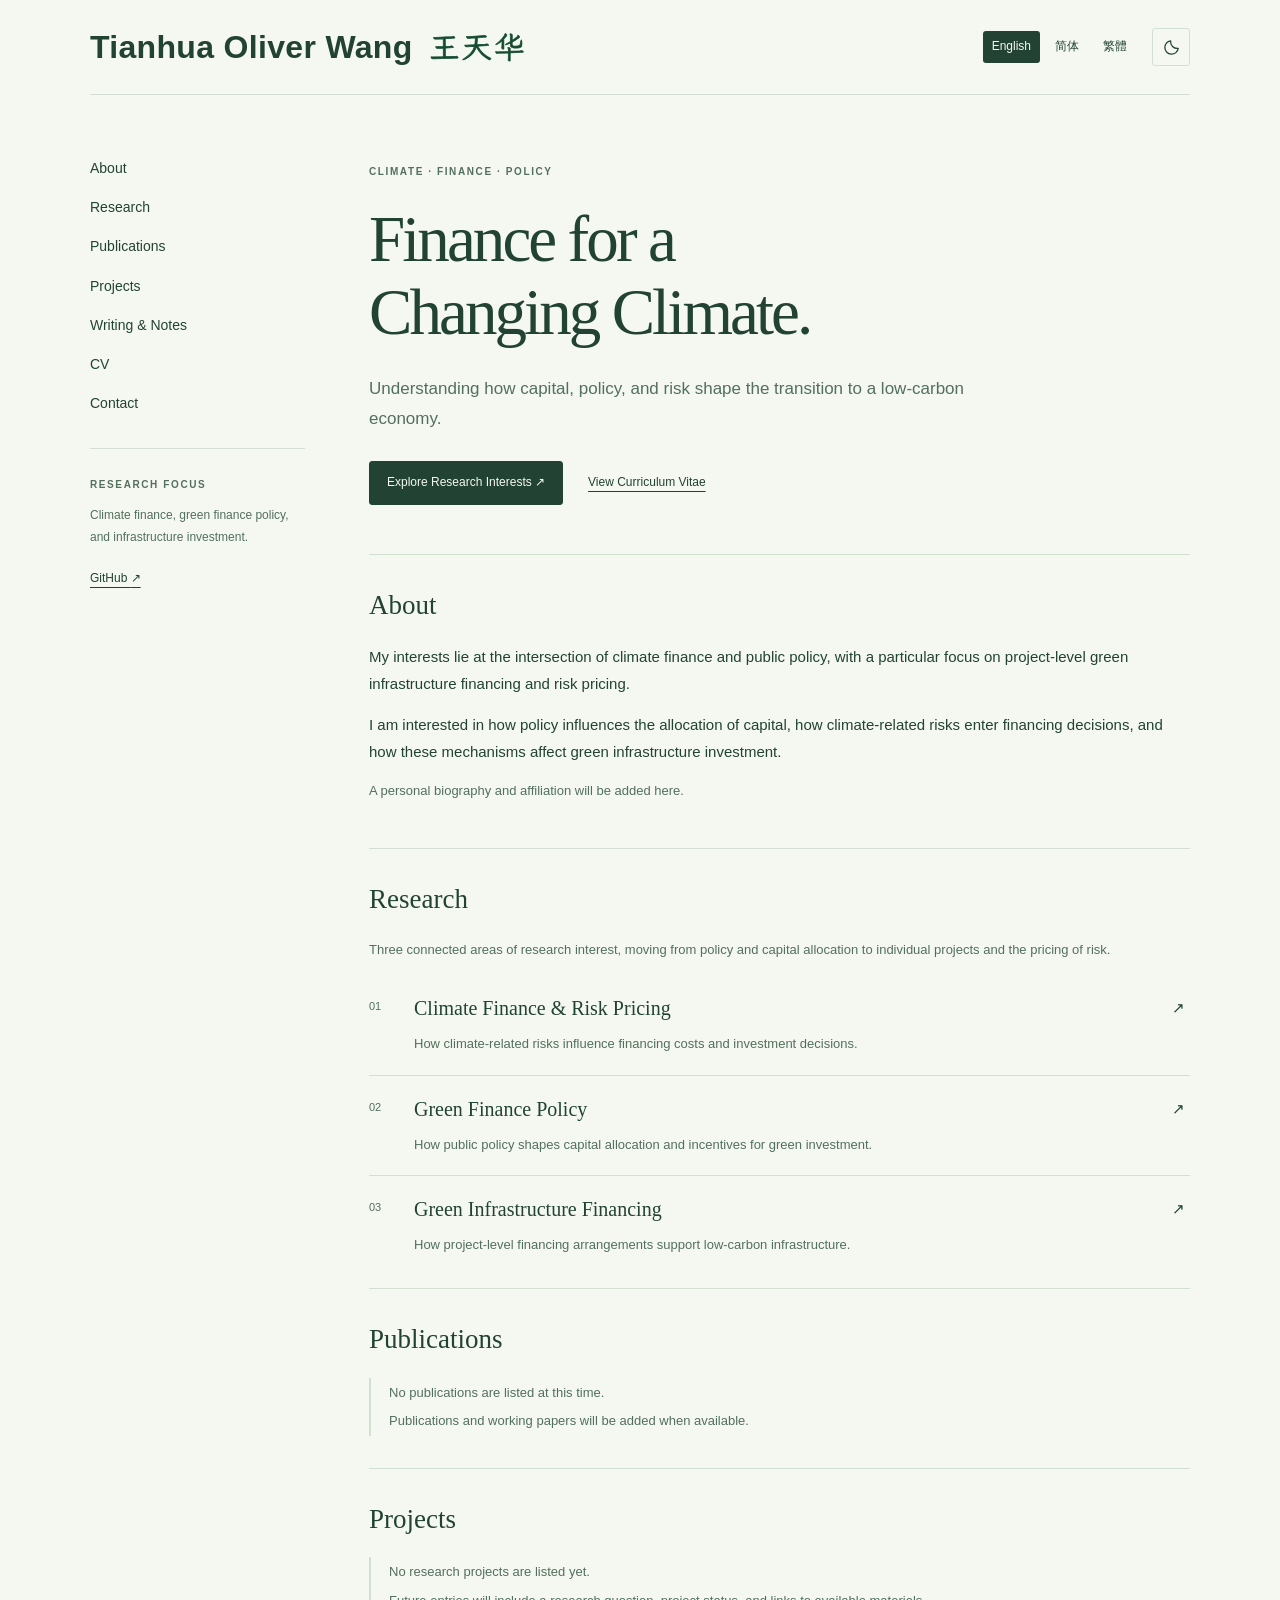
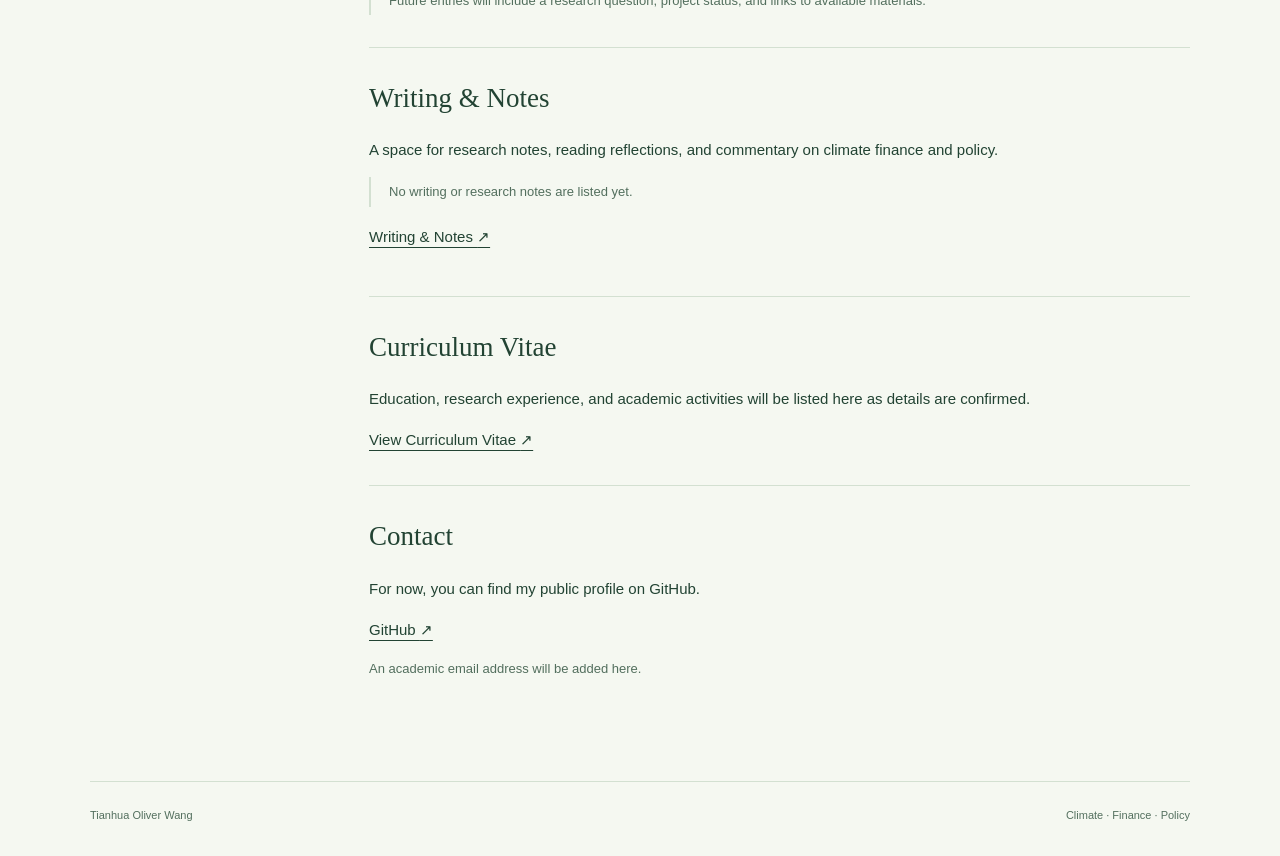
<file: index.html>
<!doctype html>
<html lang="en-US" data-page="index.html" data-base="./">
<head>
<meta charset="utf-8">
<meta name="viewport" content="width=device-width, initial-scale=1">
<title>Tianhua Oliver Wang | Home</title>
<meta name="description" content="Research interests in climate finance, green finance policy, project-level green infrastructure financing, and risk pricing.">
<link rel="canonical" href="https://tianhua-oliver-wang.github.io/index.html">
<link rel="alternate" hreflang="en-US" href="https://tianhua-oliver-wang.github.io/index.html"><link rel="alternate" hreflang="zh-CN" href="https://tianhua-oliver-wang.github.io/zh-cn/index.html"><link rel="alternate" hreflang="zh-HK" href="https://tianhua-oliver-wang.github.io/zh-hk/index.html"><link rel="alternate" hreflang="x-default" href="https://tianhua-oliver-wang.github.io/index.html">
<script src="./assets/language.js"></script>
<script src="./assets/theme.js"></script>
<link rel="stylesheet" href="./assets/style.css">
<script defer src="./assets/name-alignment.js"></script>
</head>
<body>
<a class="skip" href="#main">Skip to Content</a>
<div class="shell">
<header class="topbar"><a class="brand" href="index.html"><span class="english-name">Tianhua Oliver Wang</span><span class="chinese-name" lang="zh-CN">王天华</span></a><div class="header-tools"><nav class="languages" aria-label="Language"><a href="index.html?lang=en-US" lang="en-US" hreflang="en-US" aria-current="true">English</a><a href="zh-cn/index.html?lang=zh-CN" lang="zh-CN" hreflang="zh-CN">简体</a><a href="zh-hk/index.html?lang=zh-HK" lang="zh-HK" hreflang="zh-HK">繁體</a></nav><button class="theme-toggle" type="button" hidden data-theme-toggle data-dark-label="Switch to Dark Mode" data-light-label="Switch to Light Mode" aria-label="Switch to Dark Mode" aria-pressed="false"><svg class="icon-moon" viewBox="0 0 24 24" aria-hidden="true" focusable="false"><path d="M20.5 13.1A8.5 8.5 0 0 1 10.9 3.5 8.5 8.5 0 1 0 20.5 13.1Z"/></svg><svg class="icon-sun" viewBox="0 0 24 24" aria-hidden="true" focusable="false"><circle cx="12" cy="12" r="4"/><path d="M12 2v2m0 16v2M2 12h2m16 0h2M4.93 4.93l1.42 1.42m11.3 11.3 1.42 1.42m0-14.14-1.42 1.42m-11.3 11.3-1.42 1.42"/></svg></button></div></header>
<div class="page-grid">
<aside class="sidebar"><nav aria-label="Main Navigation"><a href="index.html#about">About</a><a href="research.html">Research</a><a href="index.html#publications">Publications</a><a href="index.html#projects">Projects</a><a href="writing.html">Writing &amp; Notes</a><a href="cv.html">CV</a><a href="index.html#contact">Contact</a></nav><div class="profile"><span class="eyebrow">Research Focus</span><p>Climate finance, green finance policy, and infrastructure investment.</p><a href="https://github.com/Tianhua-Oliver-Wang">GitHub <span aria-hidden="true">↗</span></a></div></aside>
<main id="main"><div class="hero"><span class="eyebrow">Climate · Finance · Policy</span><h1>Finance for a<br>Changing Climate.</h1><p class="lede">Understanding how capital, policy, and risk shape the transition to a low-carbon economy.</p><div class="actions"><a class="button" href="research.html">Explore Research Interests <span aria-hidden="true">↗</span></a><a href="cv.html">View Curriculum Vitae</a></div></div><section id="about" aria-labelledby="about-title"><h2 id="about-title">About</h2><p>My interests lie at the intersection of climate finance and public policy, with a particular focus on project-level green infrastructure financing and risk pricing.</p><p>I am interested in how policy influences the allocation of capital, how climate-related risks enter financing decisions, and how these mechanisms affect green infrastructure investment.</p><p class="note">A personal biography and affiliation will be added here.</p></section><section id="research" aria-labelledby="research-title"><h2 id="research-title">Research</h2><p class="note">Three connected areas of research interest, moving from policy and capital allocation to individual projects and the pricing of risk.</p><a class="topic-row" href="research.html#area-1"><span class="number">01</span><div><h3>Climate Finance &amp; Risk Pricing</h3><p>How climate-related risks influence financing costs and investment decisions.</p></div><span aria-hidden="true">↗</span></a><a class="topic-row" href="research.html#area-2"><span class="number">02</span><div><h3>Green Finance Policy</h3><p>How public policy shapes capital allocation and incentives for green investment.</p></div><span aria-hidden="true">↗</span></a><a class="topic-row" href="research.html#area-3"><span class="number">03</span><div><h3>Green Infrastructure Financing</h3><p>How project-level financing arrangements support low-carbon infrastructure.</p></div><span aria-hidden="true">↗</span></a></section><section id="publications" aria-labelledby="publications-title"><h2 id="publications-title">Publications</h2><div class="empty"><p class="note">No publications are listed at this time.</p><p class="note">Publications and working papers will be added when available.</p></div></section><section id="projects" aria-labelledby="projects-title"><h2 id="projects-title">Projects</h2><div class="empty"><p class="note">No research projects are listed yet.</p><p class="note">Future entries will include a research question, project status, and links to available materials.</p></div></section><section id="writing" aria-labelledby="writing-title"><h2 id="writing-title">Writing &amp; Notes</h2><p>A space for research notes, reading reflections, and commentary on climate finance and policy.</p><div class="empty"><p class="note">No writing or research notes are listed yet.</p></div><p style="margin-top:16px"><a href="writing.html">Writing &amp; Notes <span aria-hidden="true">↗</span></a></p></section><section id="cv" aria-labelledby="cv-title"><h2 id="cv-title">Curriculum Vitae</h2><p>Education, research experience, and academic activities will be listed here as details are confirmed.</p><a href="cv.html">View Curriculum Vitae <span aria-hidden="true">↗</span></a></section><section id="contact" aria-labelledby="contact-title"><h2 id="contact-title">Contact</h2><p>For now, you can find my public profile on GitHub.</p><p><a href="https://github.com/Tianhua-Oliver-Wang">GitHub <span aria-hidden="true">↗</span></a></p><p class="note">An academic email address will be added here.</p></section></main>
</div>
<footer><span>Tianhua Oliver Wang</span><span>Climate · Finance · Policy</span></footer>
</div>
</body>
</html>
</file>
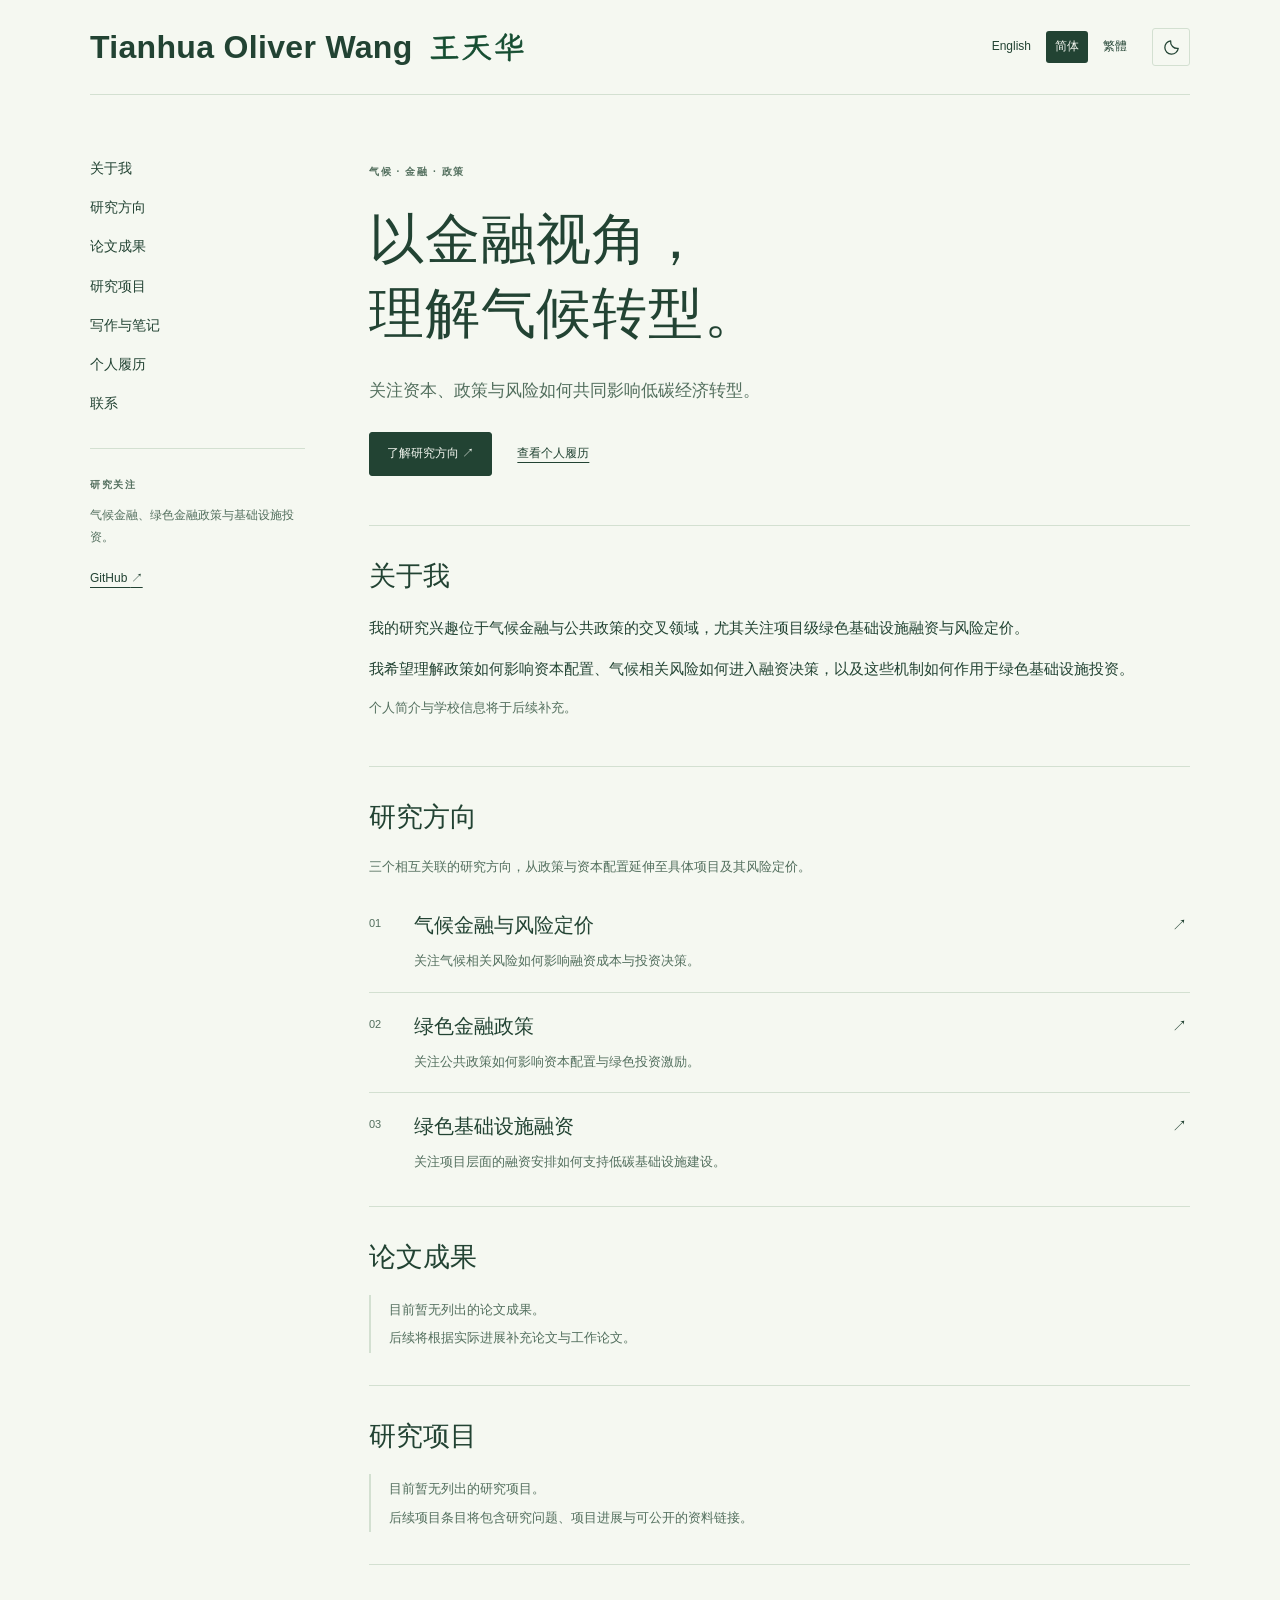
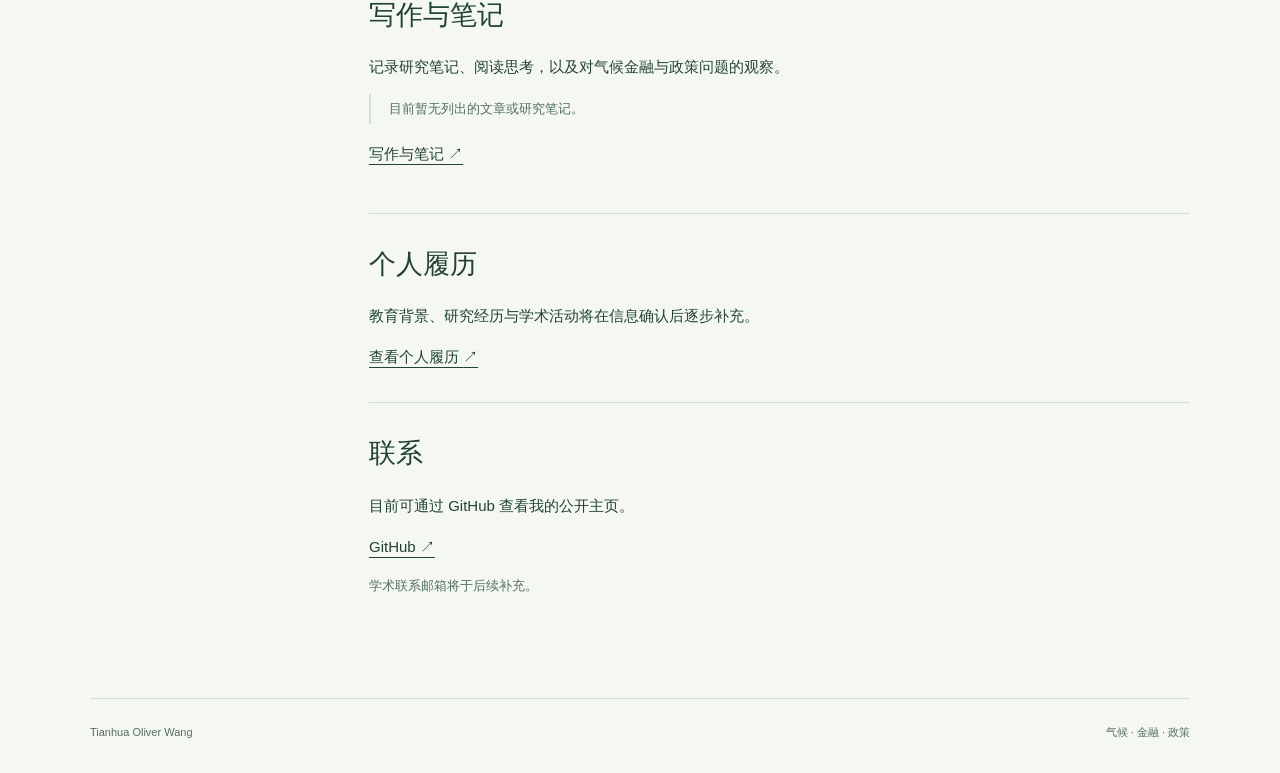
<file: zh-cn/index.html>
<!doctype html>
<html lang="zh-CN" data-page="index.html" data-base="../">
<head>
<meta charset="utf-8">
<meta name="viewport" content="width=device-width, initial-scale=1">
<title>Tianhua Oliver Wang | 首页</title>
<meta name="description" content="关注气候金融、绿色金融政策、项目级绿色基础设施融资与风险定价。">
<link rel="canonical" href="https://tianhua-oliver-wang.github.io/zh-cn/index.html">
<link rel="alternate" hreflang="en-US" href="https://tianhua-oliver-wang.github.io/index.html"><link rel="alternate" hreflang="zh-CN" href="https://tianhua-oliver-wang.github.io/zh-cn/index.html"><link rel="alternate" hreflang="zh-HK" href="https://tianhua-oliver-wang.github.io/zh-hk/index.html"><link rel="alternate" hreflang="x-default" href="https://tianhua-oliver-wang.github.io/index.html">
<script src="../assets/language.js"></script>
<script src="../assets/theme.js"></script>
<link rel="stylesheet" href="../assets/style.css">
<script defer src="../assets/name-alignment.js"></script>
</head>
<body>
<a class="skip" href="#main">跳转到正文</a>
<div class="shell">
<header class="topbar"><a class="brand" href="index.html"><span class="english-name">Tianhua Oliver Wang</span><span class="chinese-name" lang="zh-CN">王天华</span></a><div class="header-tools"><nav class="languages" aria-label="选择语言"><a href="../index.html?lang=en-US" lang="en-US" hreflang="en-US">English</a><a href="index.html?lang=zh-CN" lang="zh-CN" hreflang="zh-CN" aria-current="true">简体</a><a href="../zh-hk/index.html?lang=zh-HK" lang="zh-HK" hreflang="zh-HK">繁體</a></nav><button class="theme-toggle" type="button" hidden data-theme-toggle data-dark-label="切换至深色模式" data-light-label="切换至浅色模式" aria-label="切换至深色模式" aria-pressed="false"><svg class="icon-moon" viewBox="0 0 24 24" aria-hidden="true" focusable="false"><path d="M20.5 13.1A8.5 8.5 0 0 1 10.9 3.5 8.5 8.5 0 1 0 20.5 13.1Z"/></svg><svg class="icon-sun" viewBox="0 0 24 24" aria-hidden="true" focusable="false"><circle cx="12" cy="12" r="4"/><path d="M12 2v2m0 16v2M2 12h2m16 0h2M4.93 4.93l1.42 1.42m11.3 11.3 1.42 1.42m0-14.14-1.42 1.42m-11.3 11.3-1.42 1.42"/></svg></button></div></header>
<div class="page-grid">
<aside class="sidebar"><nav aria-label="主导航"><a href="index.html#about">关于我</a><a href="research.html">研究方向</a><a href="index.html#publications">论文成果</a><a href="index.html#projects">研究项目</a><a href="writing.html">写作与笔记</a><a href="cv.html">个人履历</a><a href="index.html#contact">联系</a></nav><div class="profile"><span class="eyebrow">研究关注</span><p>气候金融、绿色金融政策与基础设施投资。</p><a href="https://github.com/Tianhua-Oliver-Wang">GitHub <span aria-hidden="true">↗</span></a></div></aside>
<main id="main"><div class="hero"><span class="eyebrow">气候 · 金融 · 政策</span><h1>以金融视角，<br>理解气候转型。</h1><p class="lede">关注资本、政策与风险如何共同影响低碳经济转型。</p><div class="actions"><a class="button" href="research.html">了解研究方向 <span aria-hidden="true">↗</span></a><a href="cv.html">查看个人履历</a></div></div><section id="about" aria-labelledby="about-title"><h2 id="about-title">关于我</h2><p>我的研究兴趣位于气候金融与公共政策的交叉领域，尤其关注项目级绿色基础设施融资与风险定价。</p><p>我希望理解政策如何影响资本配置、气候相关风险如何进入融资决策，以及这些机制如何作用于绿色基础设施投资。</p><p class="note">个人简介与学校信息将于后续补充。</p></section><section id="research" aria-labelledby="research-title"><h2 id="research-title">研究方向</h2><p class="note">三个相互关联的研究方向，从政策与资本配置延伸至具体项目及其风险定价。</p><a class="topic-row" href="research.html#area-1"><span class="number">01</span><div><h3>气候金融与风险定价</h3><p>关注气候相关风险如何影响融资成本与投资决策。</p></div><span aria-hidden="true">↗</span></a><a class="topic-row" href="research.html#area-2"><span class="number">02</span><div><h3>绿色金融政策</h3><p>关注公共政策如何影响资本配置与绿色投资激励。</p></div><span aria-hidden="true">↗</span></a><a class="topic-row" href="research.html#area-3"><span class="number">03</span><div><h3>绿色基础设施融资</h3><p>关注项目层面的融资安排如何支持低碳基础设施建设。</p></div><span aria-hidden="true">↗</span></a></section><section id="publications" aria-labelledby="publications-title"><h2 id="publications-title">论文成果</h2><div class="empty"><p class="note">目前暂无列出的论文成果。</p><p class="note">后续将根据实际进展补充论文与工作论文。</p></div></section><section id="projects" aria-labelledby="projects-title"><h2 id="projects-title">研究项目</h2><div class="empty"><p class="note">目前暂无列出的研究项目。</p><p class="note">后续项目条目将包含研究问题、项目进展与可公开的资料链接。</p></div></section><section id="writing" aria-labelledby="writing-title"><h2 id="writing-title">写作与笔记</h2><p>记录研究笔记、阅读思考，以及对气候金融与政策问题的观察。</p><div class="empty"><p class="note">目前暂无列出的文章或研究笔记。</p></div><p style="margin-top:16px"><a href="writing.html">写作与笔记 <span aria-hidden="true">↗</span></a></p></section><section id="cv" aria-labelledby="cv-title"><h2 id="cv-title">个人履历</h2><p>教育背景、研究经历与学术活动将在信息确认后逐步补充。</p><a href="cv.html">查看个人履历 <span aria-hidden="true">↗</span></a></section><section id="contact" aria-labelledby="contact-title"><h2 id="contact-title">联系</h2><p>目前可通过 GitHub 查看我的公开主页。</p><p><a href="https://github.com/Tianhua-Oliver-Wang">GitHub <span aria-hidden="true">↗</span></a></p><p class="note">学术联系邮箱将于后续补充。</p></section></main>
</div>
<footer><span>Tianhua Oliver Wang</span><span>气候 · 金融 · 政策</span></footer>
</div>
</body>
</html>
</file>
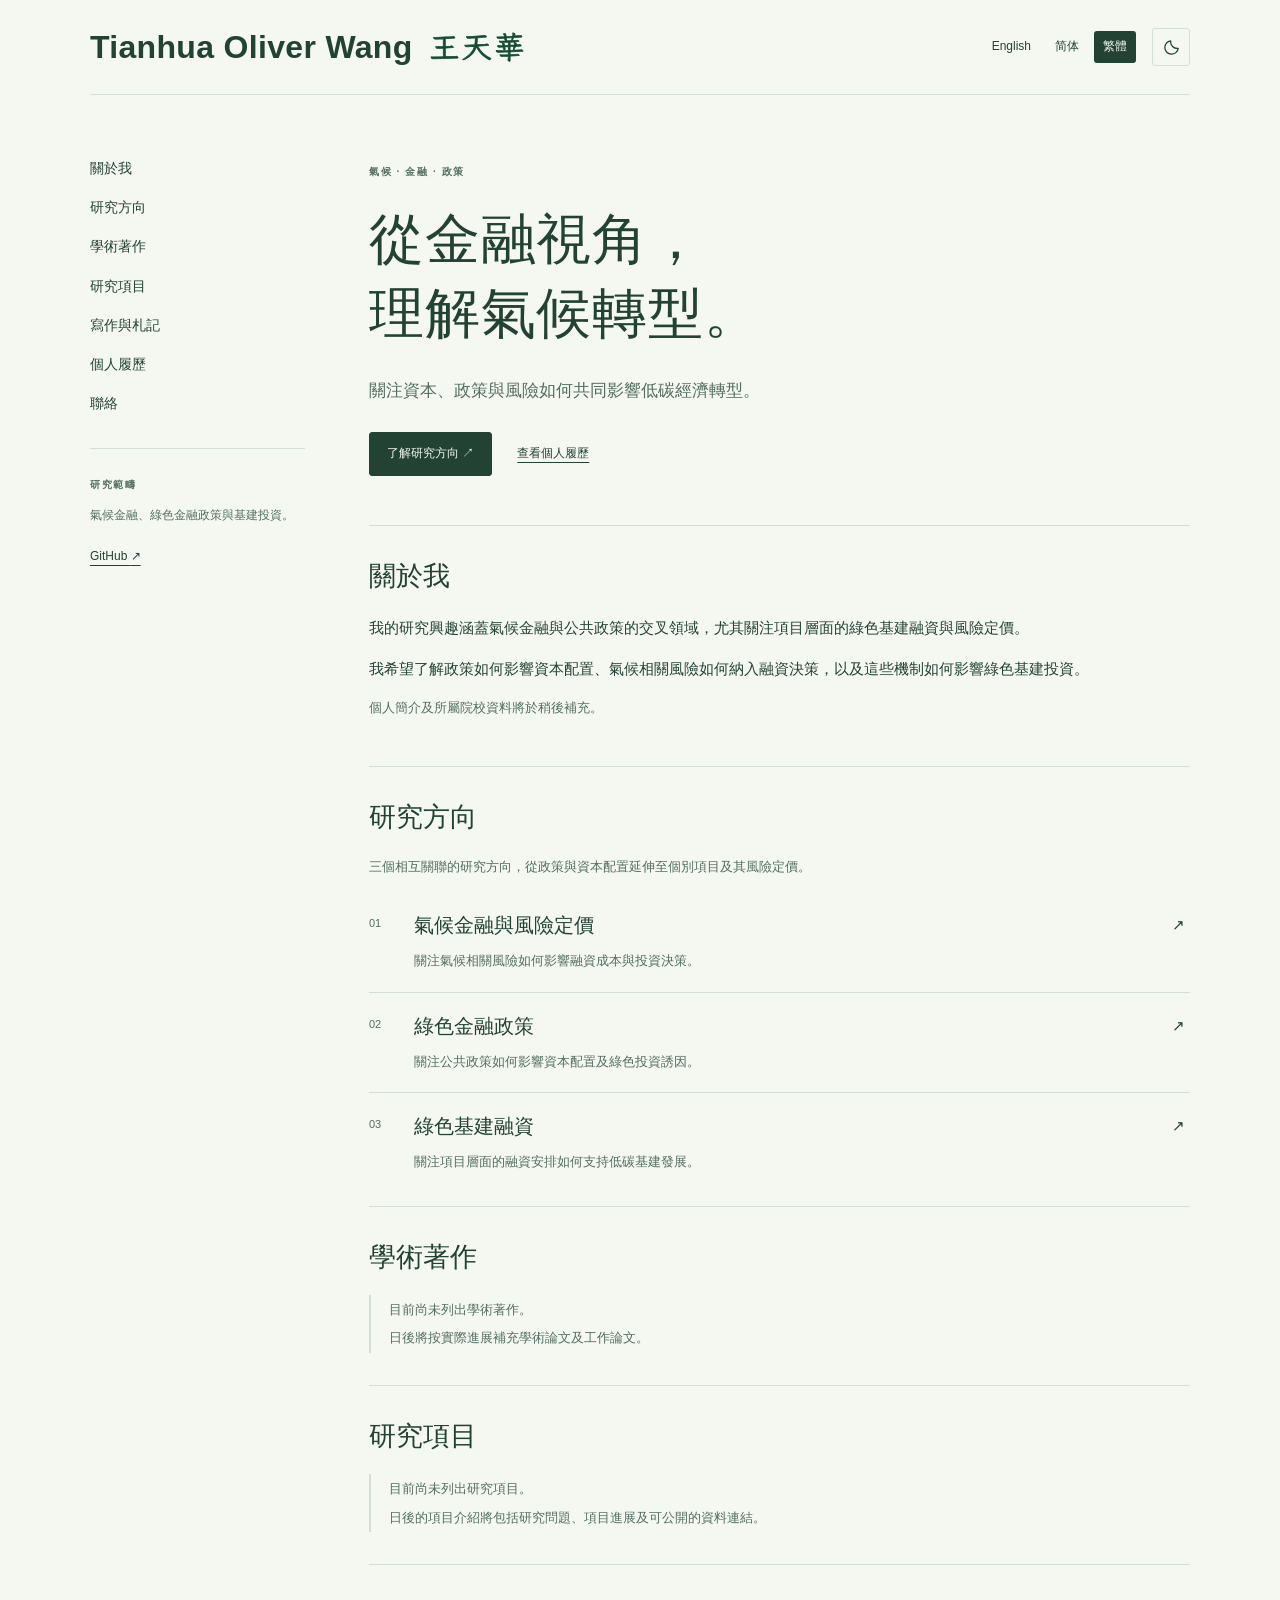
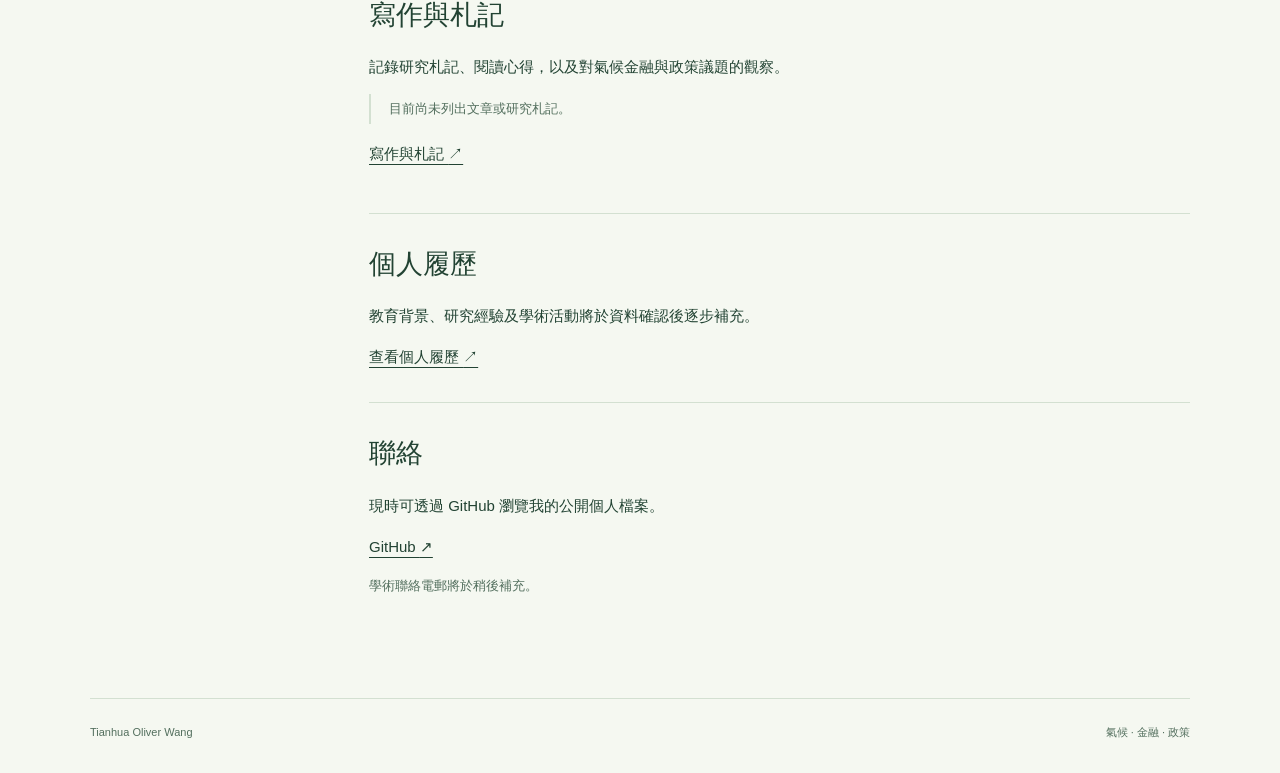
<file: zh-hk/index.html>
<!doctype html>
<html lang="zh-HK" data-page="index.html" data-base="../">
<head>
<meta charset="utf-8">
<meta name="viewport" content="width=device-width, initial-scale=1">
<title>Tianhua Oliver Wang | 首頁</title>
<meta name="description" content="關注氣候金融、綠色金融政策、項目層面的綠色基建融資與風險定價。">
<link rel="canonical" href="https://tianhua-oliver-wang.github.io/zh-hk/index.html">
<link rel="alternate" hreflang="en-US" href="https://tianhua-oliver-wang.github.io/index.html"><link rel="alternate" hreflang="zh-CN" href="https://tianhua-oliver-wang.github.io/zh-cn/index.html"><link rel="alternate" hreflang="zh-HK" href="https://tianhua-oliver-wang.github.io/zh-hk/index.html"><link rel="alternate" hreflang="x-default" href="https://tianhua-oliver-wang.github.io/index.html">
<script src="../assets/language.js"></script>
<script src="../assets/theme.js"></script>
<link rel="stylesheet" href="../assets/style.css">
<script defer src="../assets/name-alignment.js"></script>
</head>
<body>
<a class="skip" href="#main">跳至正文</a>
<div class="shell">
<header class="topbar"><a class="brand" href="index.html"><span class="english-name">Tianhua Oliver Wang</span><span class="chinese-name" lang="zh-HK">王天華</span></a><div class="header-tools"><nav class="languages" aria-label="選擇語言"><a href="../index.html?lang=en-US" lang="en-US" hreflang="en-US">English</a><a href="../zh-cn/index.html?lang=zh-CN" lang="zh-CN" hreflang="zh-CN">简体</a><a href="index.html?lang=zh-HK" lang="zh-HK" hreflang="zh-HK" aria-current="true">繁體</a></nav><button class="theme-toggle" type="button" hidden data-theme-toggle data-dark-label="切換至深色模式" data-light-label="切換至淺色模式" aria-label="切換至深色模式" aria-pressed="false"><svg class="icon-moon" viewBox="0 0 24 24" aria-hidden="true" focusable="false"><path d="M20.5 13.1A8.5 8.5 0 0 1 10.9 3.5 8.5 8.5 0 1 0 20.5 13.1Z"/></svg><svg class="icon-sun" viewBox="0 0 24 24" aria-hidden="true" focusable="false"><circle cx="12" cy="12" r="4"/><path d="M12 2v2m0 16v2M2 12h2m16 0h2M4.93 4.93l1.42 1.42m11.3 11.3 1.42 1.42m0-14.14-1.42 1.42m-11.3 11.3-1.42 1.42"/></svg></button></div></header>
<div class="page-grid">
<aside class="sidebar"><nav aria-label="主導覽"><a href="index.html#about">關於我</a><a href="research.html">研究方向</a><a href="index.html#publications">學術著作</a><a href="index.html#projects">研究項目</a><a href="writing.html">寫作與札記</a><a href="cv.html">個人履歷</a><a href="index.html#contact">聯絡</a></nav><div class="profile"><span class="eyebrow">研究範疇</span><p>氣候金融、綠色金融政策與基建投資。</p><a href="https://github.com/Tianhua-Oliver-Wang">GitHub <span aria-hidden="true">↗</span></a></div></aside>
<main id="main"><div class="hero"><span class="eyebrow">氣候 · 金融 · 政策</span><h1>從金融視角，<br>理解氣候轉型。</h1><p class="lede">關注資本、政策與風險如何共同影響低碳經濟轉型。</p><div class="actions"><a class="button" href="research.html">了解研究方向 <span aria-hidden="true">↗</span></a><a href="cv.html">查看個人履歷</a></div></div><section id="about" aria-labelledby="about-title"><h2 id="about-title">關於我</h2><p>我的研究興趣涵蓋氣候金融與公共政策的交叉領域，尤其關注項目層面的綠色基建融資與風險定價。</p><p>我希望了解政策如何影響資本配置、氣候相關風險如何納入融資決策，以及這些機制如何影響綠色基建投資。</p><p class="note">個人簡介及所屬院校資料將於稍後補充。</p></section><section id="research" aria-labelledby="research-title"><h2 id="research-title">研究方向</h2><p class="note">三個相互關聯的研究方向，從政策與資本配置延伸至個別項目及其風險定價。</p><a class="topic-row" href="research.html#area-1"><span class="number">01</span><div><h3>氣候金融與風險定價</h3><p>關注氣候相關風險如何影響融資成本與投資決策。</p></div><span aria-hidden="true">↗</span></a><a class="topic-row" href="research.html#area-2"><span class="number">02</span><div><h3>綠色金融政策</h3><p>關注公共政策如何影響資本配置及綠色投資誘因。</p></div><span aria-hidden="true">↗</span></a><a class="topic-row" href="research.html#area-3"><span class="number">03</span><div><h3>綠色基建融資</h3><p>關注項目層面的融資安排如何支持低碳基建發展。</p></div><span aria-hidden="true">↗</span></a></section><section id="publications" aria-labelledby="publications-title"><h2 id="publications-title">學術著作</h2><div class="empty"><p class="note">目前尚未列出學術著作。</p><p class="note">日後將按實際進展補充學術論文及工作論文。</p></div></section><section id="projects" aria-labelledby="projects-title"><h2 id="projects-title">研究項目</h2><div class="empty"><p class="note">目前尚未列出研究項目。</p><p class="note">日後的項目介紹將包括研究問題、項目進展及可公開的資料連結。</p></div></section><section id="writing" aria-labelledby="writing-title"><h2 id="writing-title">寫作與札記</h2><p>記錄研究札記、閱讀心得，以及對氣候金融與政策議題的觀察。</p><div class="empty"><p class="note">目前尚未列出文章或研究札記。</p></div><p style="margin-top:16px"><a href="writing.html">寫作與札記 <span aria-hidden="true">↗</span></a></p></section><section id="cv" aria-labelledby="cv-title"><h2 id="cv-title">個人履歷</h2><p>教育背景、研究經驗及學術活動將於資料確認後逐步補充。</p><a href="cv.html">查看個人履歷 <span aria-hidden="true">↗</span></a></section><section id="contact" aria-labelledby="contact-title"><h2 id="contact-title">聯絡</h2><p>現時可透過 GitHub 瀏覽我的公開個人檔案。</p><p><a href="https://github.com/Tianhua-Oliver-Wang">GitHub <span aria-hidden="true">↗</span></a></p><p class="note">學術聯絡電郵將於稍後補充。</p></section></main>
</div>
<footer><span>Tianhua Oliver Wang</span><span>氣候 · 金融 · 政策</span></footer>
</div>
</body>
</html>
</file>
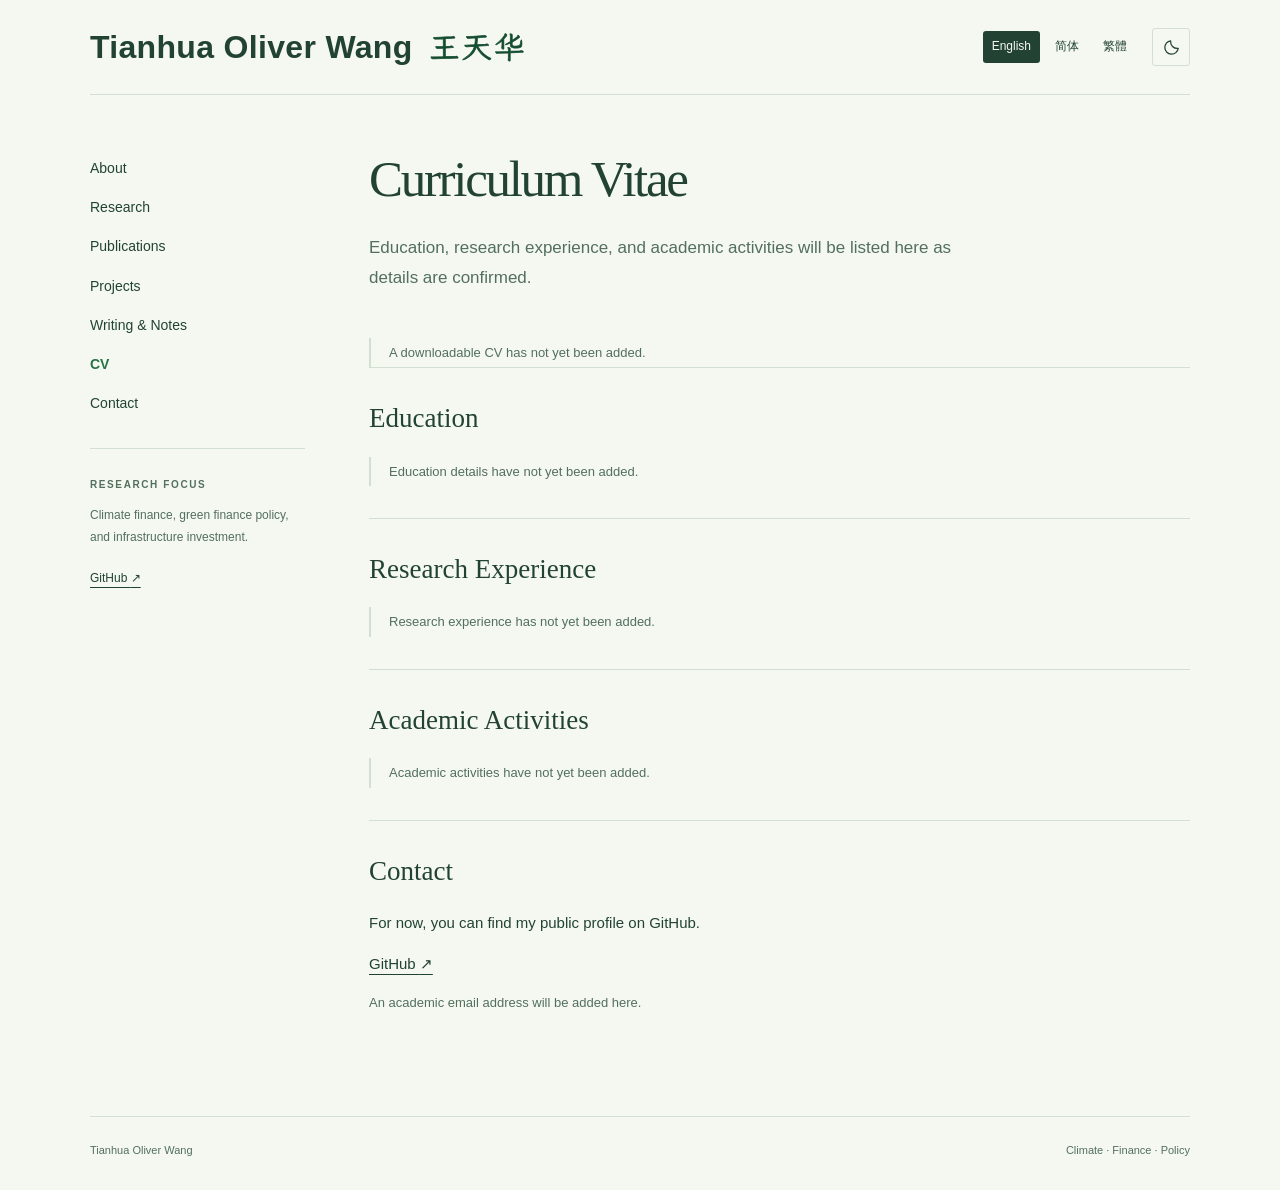
<file: cv.html>
<!doctype html>
<html lang="en-US" data-page="cv.html" data-base="./">
<head>
<meta charset="utf-8">
<meta name="viewport" content="width=device-width, initial-scale=1">
<title>Tianhua Oliver Wang | Curriculum Vitae</title>
<meta name="description" content="Research interests in climate finance, green finance policy, project-level green infrastructure financing, and risk pricing.">
<link rel="canonical" href="https://tianhua-oliver-wang.github.io/cv.html">
<link rel="alternate" hreflang="en-US" href="https://tianhua-oliver-wang.github.io/cv.html"><link rel="alternate" hreflang="zh-CN" href="https://tianhua-oliver-wang.github.io/zh-cn/cv.html"><link rel="alternate" hreflang="zh-HK" href="https://tianhua-oliver-wang.github.io/zh-hk/cv.html"><link rel="alternate" hreflang="x-default" href="https://tianhua-oliver-wang.github.io/cv.html">
<script src="./assets/language.js"></script>
<script src="./assets/theme.js"></script>
<link rel="stylesheet" href="./assets/style.css">
<script defer src="./assets/name-alignment.js"></script>
</head>
<body>
<a class="skip" href="#main">Skip to Content</a>
<div class="shell">
<header class="topbar"><a class="brand" href="index.html"><span class="english-name">Tianhua Oliver Wang</span><span class="chinese-name" lang="zh-CN">王天华</span></a><div class="header-tools"><nav class="languages" aria-label="Language"><a href="cv.html?lang=en-US" lang="en-US" hreflang="en-US" aria-current="true">English</a><a href="zh-cn/cv.html?lang=zh-CN" lang="zh-CN" hreflang="zh-CN">简体</a><a href="zh-hk/cv.html?lang=zh-HK" lang="zh-HK" hreflang="zh-HK">繁體</a></nav><button class="theme-toggle" type="button" hidden data-theme-toggle data-dark-label="Switch to Dark Mode" data-light-label="Switch to Light Mode" aria-label="Switch to Dark Mode" aria-pressed="false"><svg class="icon-moon" viewBox="0 0 24 24" aria-hidden="true" focusable="false"><path d="M20.5 13.1A8.5 8.5 0 0 1 10.9 3.5 8.5 8.5 0 1 0 20.5 13.1Z"/></svg><svg class="icon-sun" viewBox="0 0 24 24" aria-hidden="true" focusable="false"><circle cx="12" cy="12" r="4"/><path d="M12 2v2m0 16v2M2 12h2m16 0h2M4.93 4.93l1.42 1.42m11.3 11.3 1.42 1.42m0-14.14-1.42 1.42m-11.3 11.3-1.42 1.42"/></svg></button></div></header>
<div class="page-grid">
<aside class="sidebar"><nav aria-label="Main Navigation"><a href="index.html#about">About</a><a href="research.html">Research</a><a href="index.html#publications">Publications</a><a href="index.html#projects">Projects</a><a href="writing.html">Writing &amp; Notes</a><a href="cv.html" aria-current="page">CV</a><a href="index.html#contact">Contact</a></nav><div class="profile"><span class="eyebrow">Research Focus</span><p>Climate finance, green finance policy, and infrastructure investment.</p><a href="https://github.com/Tianhua-Oliver-Wang">GitHub <span aria-hidden="true">↗</span></a></div></aside>
<main id="main"><div class="subhero"><h1>Curriculum Vitae</h1><p class="lede">Education, research experience, and academic activities will be listed here as details are confirmed.</p></div><div class="empty"><p class="note">A downloadable CV has not yet been added.</p></div><section id="cv-0" aria-labelledby="cv-0-title"><h2 id="cv-0-title">Education</h2><div class="empty"><p class="note">Education details have not yet been added.</p></div></section><section id="cv-1" aria-labelledby="cv-1-title"><h2 id="cv-1-title">Research Experience</h2><div class="empty"><p class="note">Research experience has not yet been added.</p></div></section><section id="cv-2" aria-labelledby="cv-2-title"><h2 id="cv-2-title">Academic Activities</h2><div class="empty"><p class="note">Academic activities have not yet been added.</p></div></section><section id="contact" aria-labelledby="contact-title"><h2 id="contact-title">Contact</h2><p>For now, you can find my public profile on GitHub.</p><p><a href="https://github.com/Tianhua-Oliver-Wang">GitHub <span aria-hidden="true">↗</span></a></p><p class="note">An academic email address will be added here.</p></section></main>
</div>
<footer><span>Tianhua Oliver Wang</span><span>Climate · Finance · Policy</span></footer>
</div>
</body>
</html>
</file>
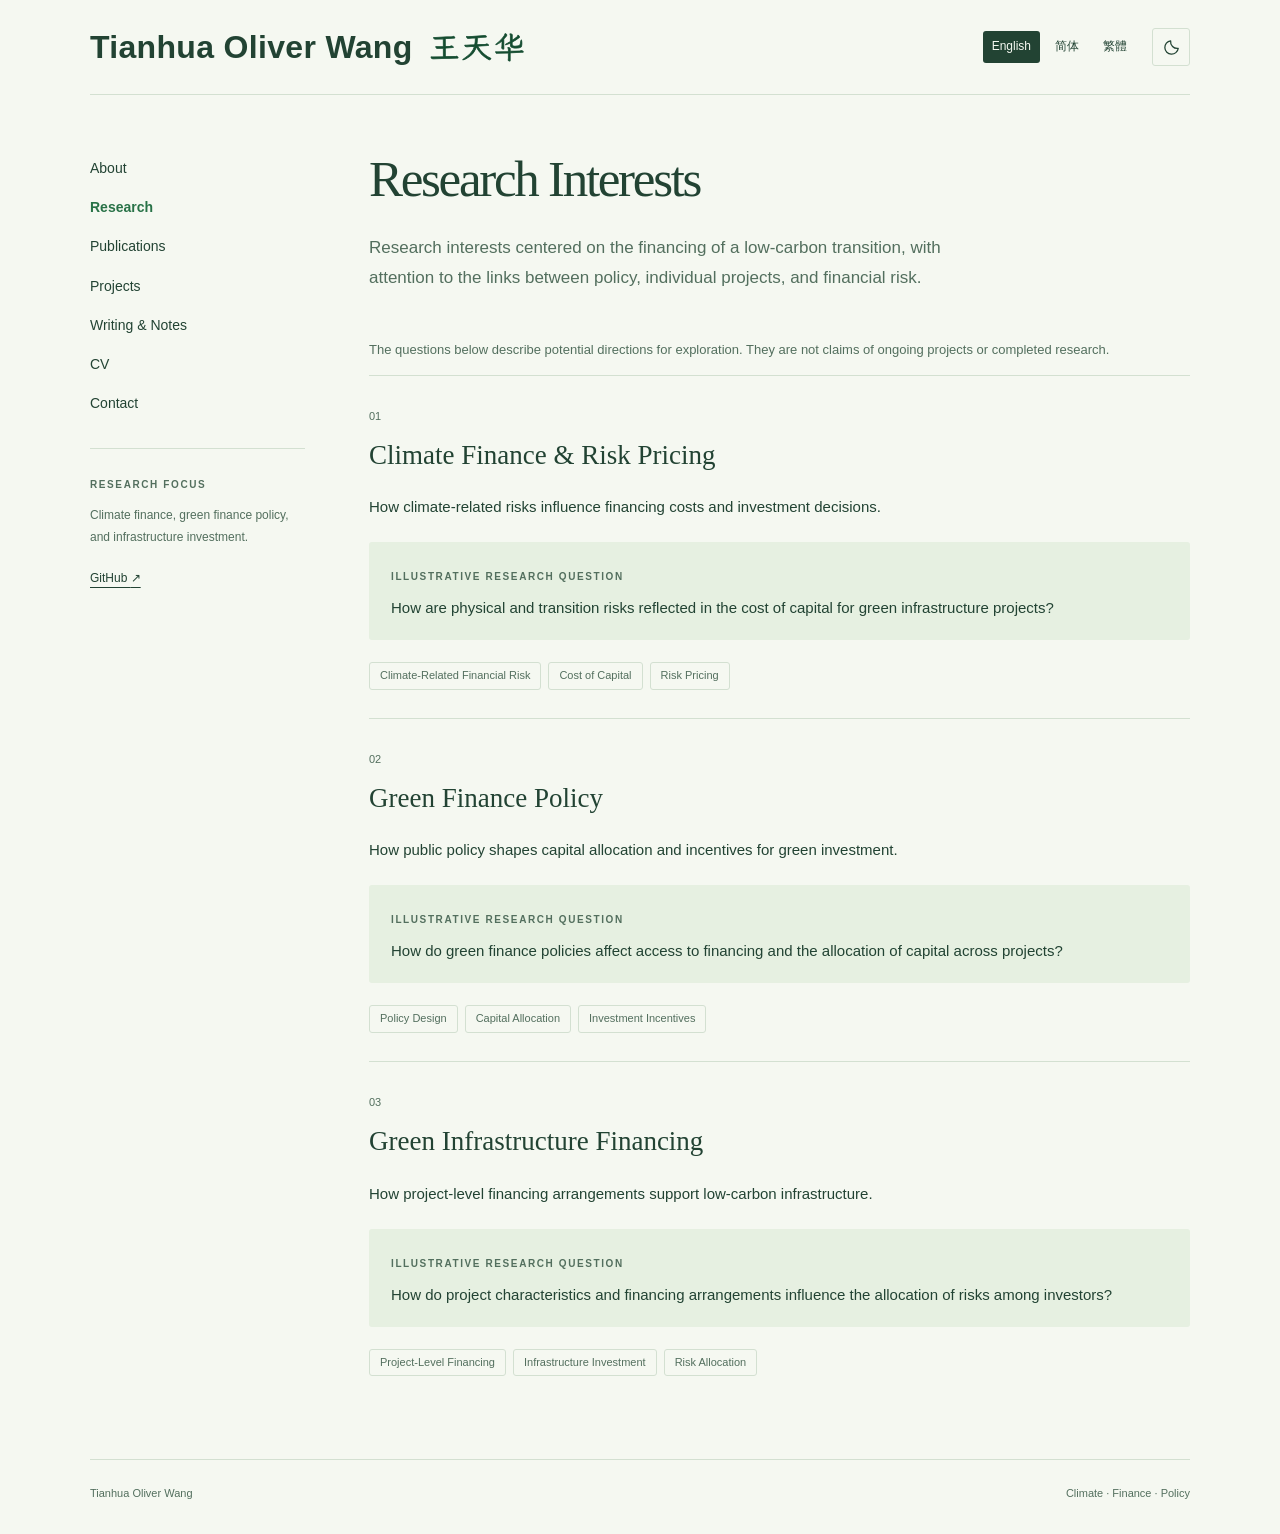
<file: research.html>
<!doctype html>
<html lang="en-US" data-page="research.html" data-base="./">
<head>
<meta charset="utf-8">
<meta name="viewport" content="width=device-width, initial-scale=1">
<title>Tianhua Oliver Wang | Research Interests</title>
<meta name="description" content="Research interests in climate finance, green finance policy, project-level green infrastructure financing, and risk pricing.">
<link rel="canonical" href="https://tianhua-oliver-wang.github.io/research.html">
<link rel="alternate" hreflang="en-US" href="https://tianhua-oliver-wang.github.io/research.html"><link rel="alternate" hreflang="zh-CN" href="https://tianhua-oliver-wang.github.io/zh-cn/research.html"><link rel="alternate" hreflang="zh-HK" href="https://tianhua-oliver-wang.github.io/zh-hk/research.html"><link rel="alternate" hreflang="x-default" href="https://tianhua-oliver-wang.github.io/research.html">
<script src="./assets/language.js"></script>
<script src="./assets/theme.js"></script>
<link rel="stylesheet" href="./assets/style.css">
<script defer src="./assets/name-alignment.js"></script>
</head>
<body>
<a class="skip" href="#main">Skip to Content</a>
<div class="shell">
<header class="topbar"><a class="brand" href="index.html"><span class="english-name">Tianhua Oliver Wang</span><span class="chinese-name" lang="zh-CN">王天华</span></a><div class="header-tools"><nav class="languages" aria-label="Language"><a href="research.html?lang=en-US" lang="en-US" hreflang="en-US" aria-current="true">English</a><a href="zh-cn/research.html?lang=zh-CN" lang="zh-CN" hreflang="zh-CN">简体</a><a href="zh-hk/research.html?lang=zh-HK" lang="zh-HK" hreflang="zh-HK">繁體</a></nav><button class="theme-toggle" type="button" hidden data-theme-toggle data-dark-label="Switch to Dark Mode" data-light-label="Switch to Light Mode" aria-label="Switch to Dark Mode" aria-pressed="false"><svg class="icon-moon" viewBox="0 0 24 24" aria-hidden="true" focusable="false"><path d="M20.5 13.1A8.5 8.5 0 0 1 10.9 3.5 8.5 8.5 0 1 0 20.5 13.1Z"/></svg><svg class="icon-sun" viewBox="0 0 24 24" aria-hidden="true" focusable="false"><circle cx="12" cy="12" r="4"/><path d="M12 2v2m0 16v2M2 12h2m16 0h2M4.93 4.93l1.42 1.42m11.3 11.3 1.42 1.42m0-14.14-1.42 1.42m-11.3 11.3-1.42 1.42"/></svg></button></div></header>
<div class="page-grid">
<aside class="sidebar"><nav aria-label="Main Navigation"><a href="index.html#about">About</a><a href="research.html" aria-current="page">Research</a><a href="index.html#publications">Publications</a><a href="index.html#projects">Projects</a><a href="writing.html">Writing &amp; Notes</a><a href="cv.html">CV</a><a href="index.html#contact">Contact</a></nav><div class="profile"><span class="eyebrow">Research Focus</span><p>Climate finance, green finance policy, and infrastructure investment.</p><a href="https://github.com/Tianhua-Oliver-Wang">GitHub <span aria-hidden="true">↗</span></a></div></aside>
<main id="main"><div class="subhero"><h1>Research Interests</h1><p class="lede">Research interests centered on the financing of a low-carbon transition, with attention to the links between policy, individual projects, and financial risk.</p></div><p class="note">The questions below describe potential directions for exploration. They are not claims of ongoing projects or completed research.</p><section class="research-item" id="area-1" aria-labelledby="area-1-title"><span class="number">01</span><h2 id="area-1-title">Climate Finance &amp; Risk Pricing</h2><p>How climate-related risks influence financing costs and investment decisions.</p><div class="question"><span class="eyebrow">Illustrative Research Question</span><p>How are physical and transition risks reflected in the cost of capital for green infrastructure projects?</p></div><div class="tags" role="group" aria-label="Related Topics"><span>Climate-Related Financial Risk</span><span>Cost of Capital</span><span>Risk Pricing</span></div></section><section class="research-item" id="area-2" aria-labelledby="area-2-title"><span class="number">02</span><h2 id="area-2-title">Green Finance Policy</h2><p>How public policy shapes capital allocation and incentives for green investment.</p><div class="question"><span class="eyebrow">Illustrative Research Question</span><p>How do green finance policies affect access to financing and the allocation of capital across projects?</p></div><div class="tags" role="group" aria-label="Related Topics"><span>Policy Design</span><span>Capital Allocation</span><span>Investment Incentives</span></div></section><section class="research-item" id="area-3" aria-labelledby="area-3-title"><span class="number">03</span><h2 id="area-3-title">Green Infrastructure Financing</h2><p>How project-level financing arrangements support low-carbon infrastructure.</p><div class="question"><span class="eyebrow">Illustrative Research Question</span><p>How do project characteristics and financing arrangements influence the allocation of risks among investors?</p></div><div class="tags" role="group" aria-label="Related Topics"><span>Project-Level Financing</span><span>Infrastructure Investment</span><span>Risk Allocation</span></div></section></main>
</div>
<footer><span>Tianhua Oliver Wang</span><span>Climate · Finance · Policy</span></footer>
</div>
</body>
</html>
</file>
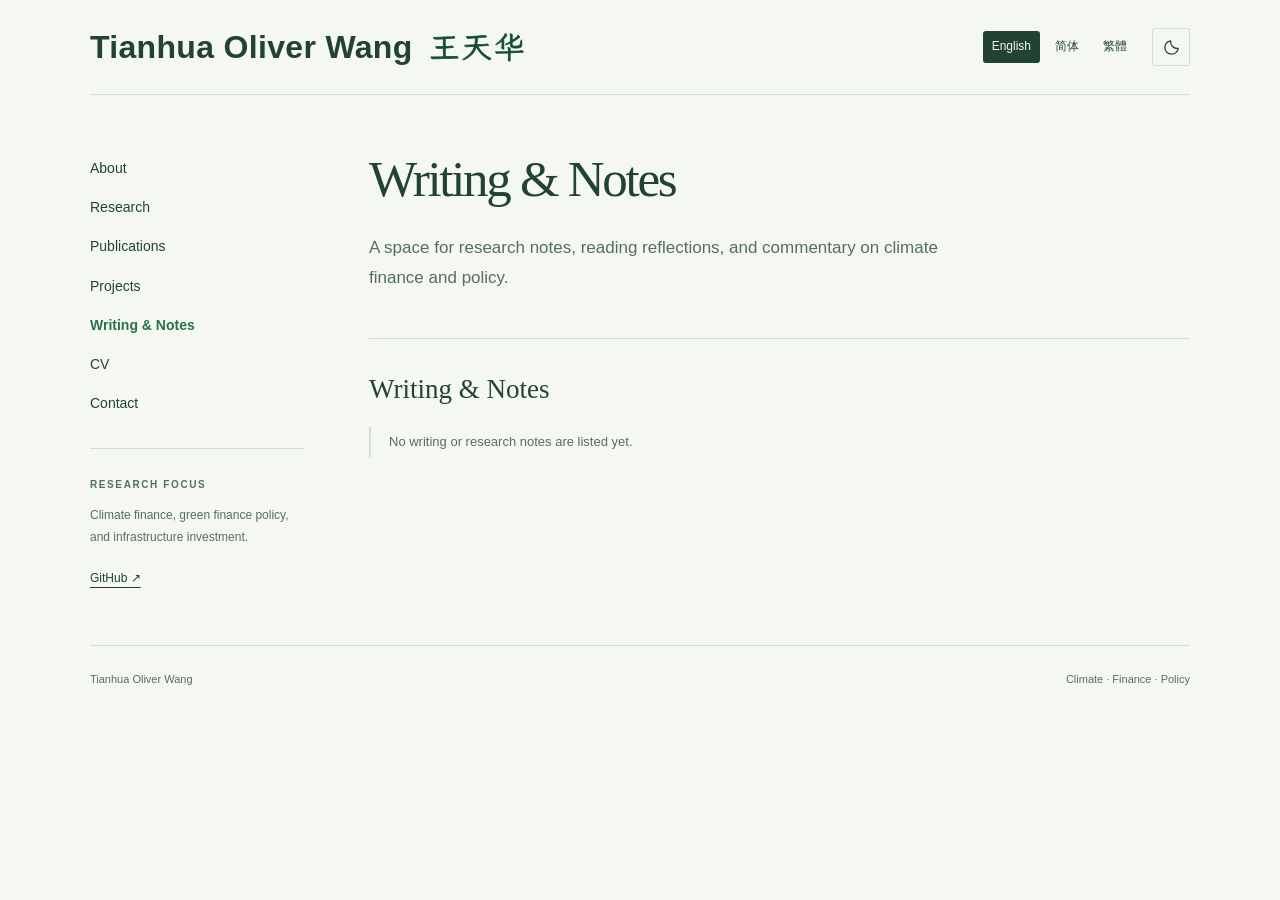
<file: writing.html>
<!doctype html>
<html lang="en-US" data-page="writing.html" data-base="./">
<head>
<meta charset="utf-8">
<meta name="viewport" content="width=device-width, initial-scale=1">
<title>Tianhua Oliver Wang | Writing &amp; Notes</title>
<meta name="description" content="Research interests in climate finance, green finance policy, project-level green infrastructure financing, and risk pricing.">
<link rel="canonical" href="https://tianhua-oliver-wang.github.io/writing.html">
<link rel="alternate" hreflang="en-US" href="https://tianhua-oliver-wang.github.io/writing.html"><link rel="alternate" hreflang="zh-CN" href="https://tianhua-oliver-wang.github.io/zh-cn/writing.html"><link rel="alternate" hreflang="zh-HK" href="https://tianhua-oliver-wang.github.io/zh-hk/writing.html"><link rel="alternate" hreflang="x-default" href="https://tianhua-oliver-wang.github.io/writing.html">
<script src="./assets/language.js"></script>
<script src="./assets/theme.js"></script>
<link rel="stylesheet" href="./assets/style.css">
<script defer src="./assets/name-alignment.js"></script>
</head>
<body>
<a class="skip" href="#main">Skip to Content</a>
<div class="shell">
<header class="topbar"><a class="brand" href="index.html"><span class="english-name">Tianhua Oliver Wang</span><span class="chinese-name" lang="zh-CN">王天华</span></a><div class="header-tools"><nav class="languages" aria-label="Language"><a href="writing.html?lang=en-US" lang="en-US" hreflang="en-US" aria-current="true">English</a><a href="zh-cn/writing.html?lang=zh-CN" lang="zh-CN" hreflang="zh-CN">简体</a><a href="zh-hk/writing.html?lang=zh-HK" lang="zh-HK" hreflang="zh-HK">繁體</a></nav><button class="theme-toggle" type="button" hidden data-theme-toggle data-dark-label="Switch to Dark Mode" data-light-label="Switch to Light Mode" aria-label="Switch to Dark Mode" aria-pressed="false"><svg class="icon-moon" viewBox="0 0 24 24" aria-hidden="true" focusable="false"><path d="M20.5 13.1A8.5 8.5 0 0 1 10.9 3.5 8.5 8.5 0 1 0 20.5 13.1Z"/></svg><svg class="icon-sun" viewBox="0 0 24 24" aria-hidden="true" focusable="false"><circle cx="12" cy="12" r="4"/><path d="M12 2v2m0 16v2M2 12h2m16 0h2M4.93 4.93l1.42 1.42m11.3 11.3 1.42 1.42m0-14.14-1.42 1.42m-11.3 11.3-1.42 1.42"/></svg></button></div></header>
<div class="page-grid">
<aside class="sidebar"><nav aria-label="Main Navigation"><a href="index.html#about">About</a><a href="research.html">Research</a><a href="index.html#publications">Publications</a><a href="index.html#projects">Projects</a><a href="writing.html" aria-current="page">Writing &amp; Notes</a><a href="cv.html">CV</a><a href="index.html#contact">Contact</a></nav><div class="profile"><span class="eyebrow">Research Focus</span><p>Climate finance, green finance policy, and infrastructure investment.</p><a href="https://github.com/Tianhua-Oliver-Wang">GitHub <span aria-hidden="true">↗</span></a></div></aside>
<main id="main"><div class="subhero"><h1>Writing &amp; Notes</h1><p class="lede">A space for research notes, reading reflections, and commentary on climate finance and policy.</p></div><section id="notes" aria-labelledby="notes-title"><h2 id="notes-title">Writing &amp; Notes</h2><div class="empty"><p class="note">No writing or research notes are listed yet.</p></div></section></main>
</div>
<footer><span>Tianhua Oliver Wang</span><span>Climate · Finance · Policy</span></footer>
</div>
</body>
</html>
</file>
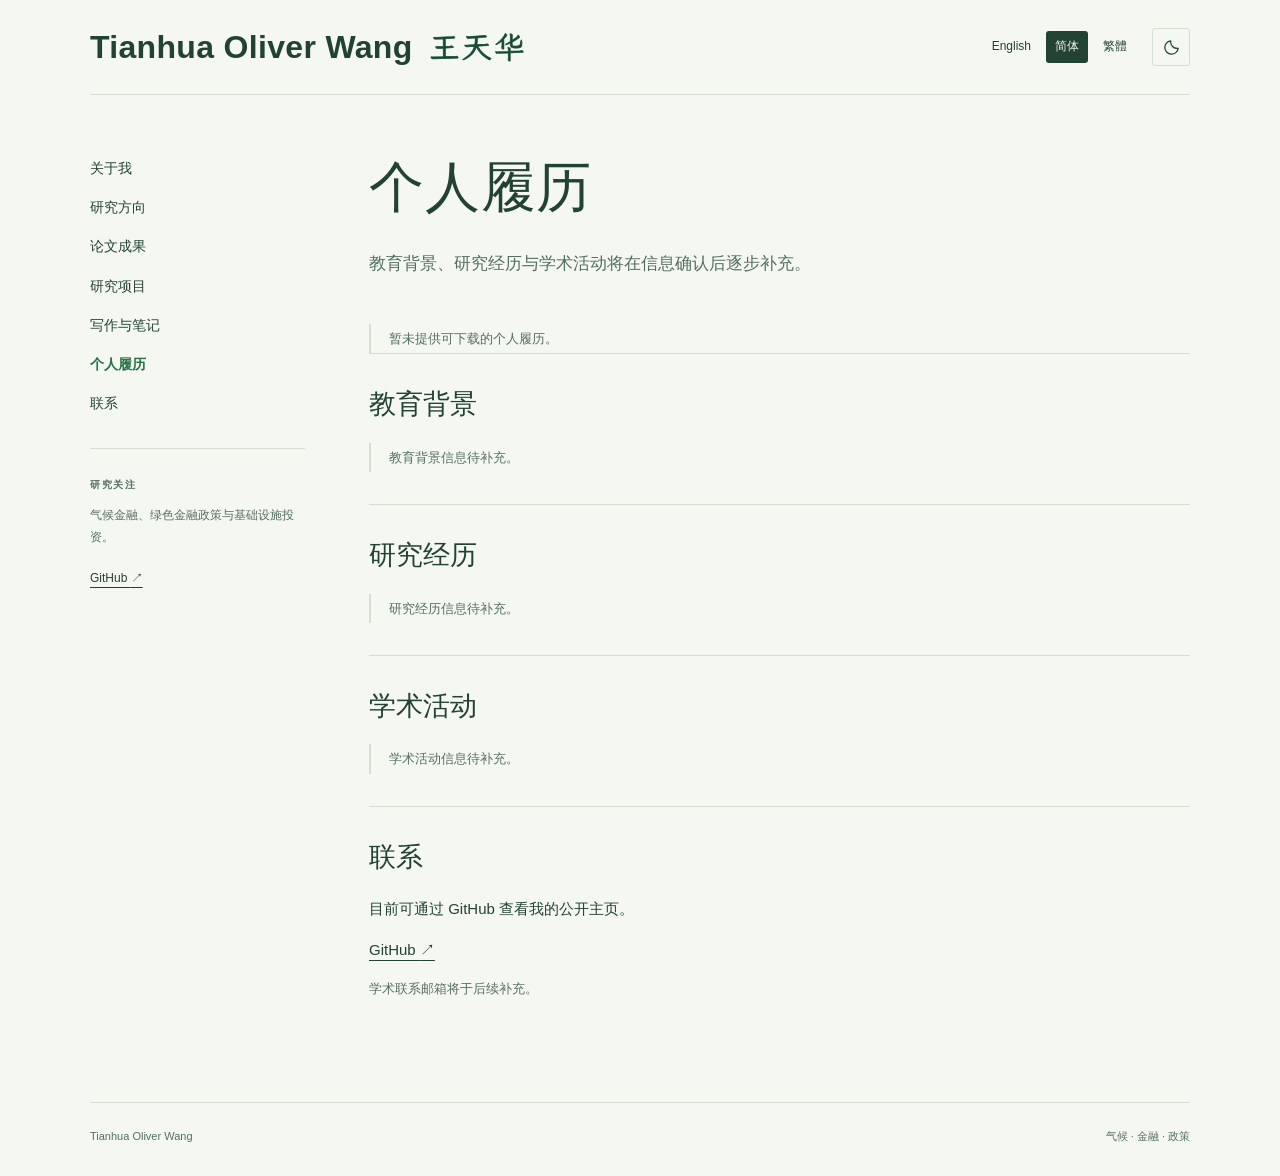
<file: zh-cn/cv.html>
<!doctype html>
<html lang="zh-CN" data-page="cv.html" data-base="../">
<head>
<meta charset="utf-8">
<meta name="viewport" content="width=device-width, initial-scale=1">
<title>Tianhua Oliver Wang | 个人履历</title>
<meta name="description" content="关注气候金融、绿色金融政策、项目级绿色基础设施融资与风险定价。">
<link rel="canonical" href="https://tianhua-oliver-wang.github.io/zh-cn/cv.html">
<link rel="alternate" hreflang="en-US" href="https://tianhua-oliver-wang.github.io/cv.html"><link rel="alternate" hreflang="zh-CN" href="https://tianhua-oliver-wang.github.io/zh-cn/cv.html"><link rel="alternate" hreflang="zh-HK" href="https://tianhua-oliver-wang.github.io/zh-hk/cv.html"><link rel="alternate" hreflang="x-default" href="https://tianhua-oliver-wang.github.io/cv.html">
<script src="../assets/language.js"></script>
<script src="../assets/theme.js"></script>
<link rel="stylesheet" href="../assets/style.css">
<script defer src="../assets/name-alignment.js"></script>
</head>
<body>
<a class="skip" href="#main">跳转到正文</a>
<div class="shell">
<header class="topbar"><a class="brand" href="index.html"><span class="english-name">Tianhua Oliver Wang</span><span class="chinese-name" lang="zh-CN">王天华</span></a><div class="header-tools"><nav class="languages" aria-label="选择语言"><a href="../cv.html?lang=en-US" lang="en-US" hreflang="en-US">English</a><a href="cv.html?lang=zh-CN" lang="zh-CN" hreflang="zh-CN" aria-current="true">简体</a><a href="../zh-hk/cv.html?lang=zh-HK" lang="zh-HK" hreflang="zh-HK">繁體</a></nav><button class="theme-toggle" type="button" hidden data-theme-toggle data-dark-label="切换至深色模式" data-light-label="切换至浅色模式" aria-label="切换至深色模式" aria-pressed="false"><svg class="icon-moon" viewBox="0 0 24 24" aria-hidden="true" focusable="false"><path d="M20.5 13.1A8.5 8.5 0 0 1 10.9 3.5 8.5 8.5 0 1 0 20.5 13.1Z"/></svg><svg class="icon-sun" viewBox="0 0 24 24" aria-hidden="true" focusable="false"><circle cx="12" cy="12" r="4"/><path d="M12 2v2m0 16v2M2 12h2m16 0h2M4.93 4.93l1.42 1.42m11.3 11.3 1.42 1.42m0-14.14-1.42 1.42m-11.3 11.3-1.42 1.42"/></svg></button></div></header>
<div class="page-grid">
<aside class="sidebar"><nav aria-label="主导航"><a href="index.html#about">关于我</a><a href="research.html">研究方向</a><a href="index.html#publications">论文成果</a><a href="index.html#projects">研究项目</a><a href="writing.html">写作与笔记</a><a href="cv.html" aria-current="page">个人履历</a><a href="index.html#contact">联系</a></nav><div class="profile"><span class="eyebrow">研究关注</span><p>气候金融、绿色金融政策与基础设施投资。</p><a href="https://github.com/Tianhua-Oliver-Wang">GitHub <span aria-hidden="true">↗</span></a></div></aside>
<main id="main"><div class="subhero"><h1>个人履历</h1><p class="lede">教育背景、研究经历与学术活动将在信息确认后逐步补充。</p></div><div class="empty"><p class="note">暂未提供可下载的个人履历。</p></div><section id="cv-0" aria-labelledby="cv-0-title"><h2 id="cv-0-title">教育背景</h2><div class="empty"><p class="note">教育背景信息待补充。</p></div></section><section id="cv-1" aria-labelledby="cv-1-title"><h2 id="cv-1-title">研究经历</h2><div class="empty"><p class="note">研究经历信息待补充。</p></div></section><section id="cv-2" aria-labelledby="cv-2-title"><h2 id="cv-2-title">学术活动</h2><div class="empty"><p class="note">学术活动信息待补充。</p></div></section><section id="contact" aria-labelledby="contact-title"><h2 id="contact-title">联系</h2><p>目前可通过 GitHub 查看我的公开主页。</p><p><a href="https://github.com/Tianhua-Oliver-Wang">GitHub <span aria-hidden="true">↗</span></a></p><p class="note">学术联系邮箱将于后续补充。</p></section></main>
</div>
<footer><span>Tianhua Oliver Wang</span><span>气候 · 金融 · 政策</span></footer>
</div>
</body>
</html>
</file>
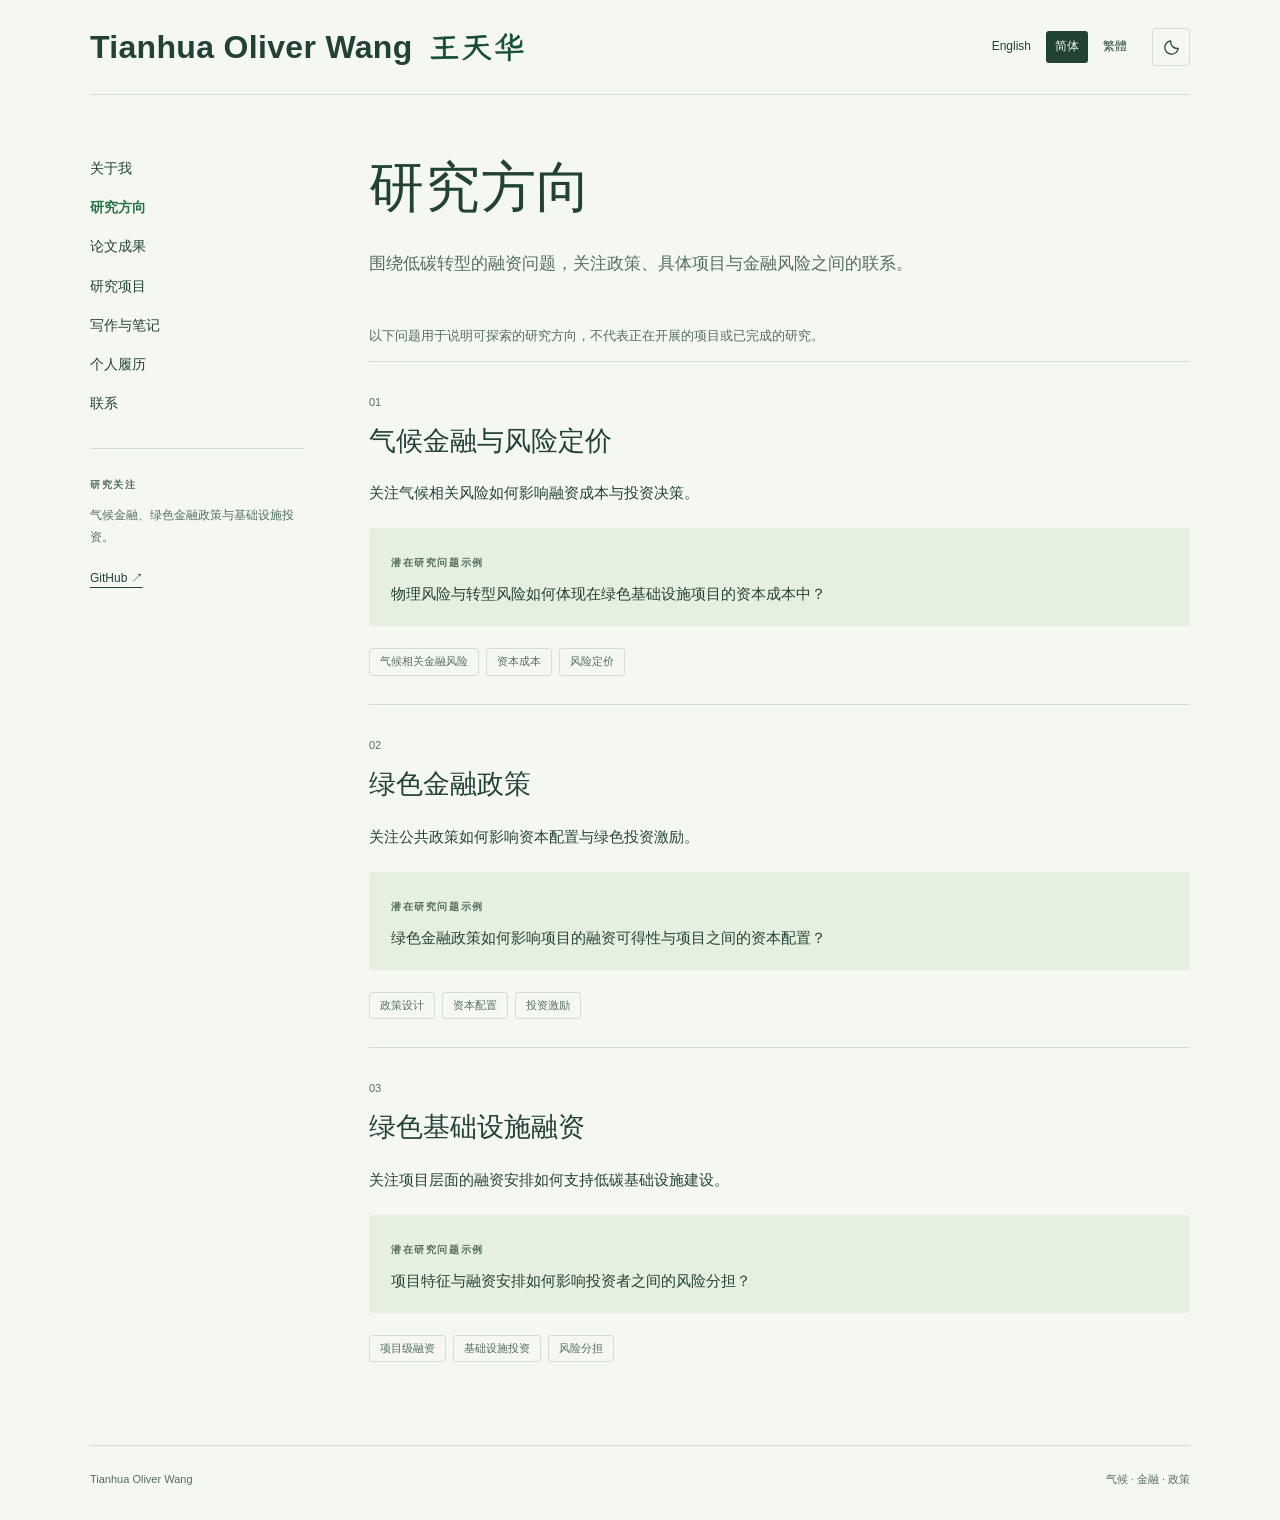
<file: zh-cn/research.html>
<!doctype html>
<html lang="zh-CN" data-page="research.html" data-base="../">
<head>
<meta charset="utf-8">
<meta name="viewport" content="width=device-width, initial-scale=1">
<title>Tianhua Oliver Wang | 研究方向</title>
<meta name="description" content="关注气候金融、绿色金融政策、项目级绿色基础设施融资与风险定价。">
<link rel="canonical" href="https://tianhua-oliver-wang.github.io/zh-cn/research.html">
<link rel="alternate" hreflang="en-US" href="https://tianhua-oliver-wang.github.io/research.html"><link rel="alternate" hreflang="zh-CN" href="https://tianhua-oliver-wang.github.io/zh-cn/research.html"><link rel="alternate" hreflang="zh-HK" href="https://tianhua-oliver-wang.github.io/zh-hk/research.html"><link rel="alternate" hreflang="x-default" href="https://tianhua-oliver-wang.github.io/research.html">
<script src="../assets/language.js"></script>
<script src="../assets/theme.js"></script>
<link rel="stylesheet" href="../assets/style.css">
<script defer src="../assets/name-alignment.js"></script>
</head>
<body>
<a class="skip" href="#main">跳转到正文</a>
<div class="shell">
<header class="topbar"><a class="brand" href="index.html"><span class="english-name">Tianhua Oliver Wang</span><span class="chinese-name" lang="zh-CN">王天华</span></a><div class="header-tools"><nav class="languages" aria-label="选择语言"><a href="../research.html?lang=en-US" lang="en-US" hreflang="en-US">English</a><a href="research.html?lang=zh-CN" lang="zh-CN" hreflang="zh-CN" aria-current="true">简体</a><a href="../zh-hk/research.html?lang=zh-HK" lang="zh-HK" hreflang="zh-HK">繁體</a></nav><button class="theme-toggle" type="button" hidden data-theme-toggle data-dark-label="切换至深色模式" data-light-label="切换至浅色模式" aria-label="切换至深色模式" aria-pressed="false"><svg class="icon-moon" viewBox="0 0 24 24" aria-hidden="true" focusable="false"><path d="M20.5 13.1A8.5 8.5 0 0 1 10.9 3.5 8.5 8.5 0 1 0 20.5 13.1Z"/></svg><svg class="icon-sun" viewBox="0 0 24 24" aria-hidden="true" focusable="false"><circle cx="12" cy="12" r="4"/><path d="M12 2v2m0 16v2M2 12h2m16 0h2M4.93 4.93l1.42 1.42m11.3 11.3 1.42 1.42m0-14.14-1.42 1.42m-11.3 11.3-1.42 1.42"/></svg></button></div></header>
<div class="page-grid">
<aside class="sidebar"><nav aria-label="主导航"><a href="index.html#about">关于我</a><a href="research.html" aria-current="page">研究方向</a><a href="index.html#publications">论文成果</a><a href="index.html#projects">研究项目</a><a href="writing.html">写作与笔记</a><a href="cv.html">个人履历</a><a href="index.html#contact">联系</a></nav><div class="profile"><span class="eyebrow">研究关注</span><p>气候金融、绿色金融政策与基础设施投资。</p><a href="https://github.com/Tianhua-Oliver-Wang">GitHub <span aria-hidden="true">↗</span></a></div></aside>
<main id="main"><div class="subhero"><h1>研究方向</h1><p class="lede">围绕低碳转型的融资问题，关注政策、具体项目与金融风险之间的联系。</p></div><p class="note">以下问题用于说明可探索的研究方向，不代表正在开展的项目或已完成的研究。</p><section class="research-item" id="area-1" aria-labelledby="area-1-title"><span class="number">01</span><h2 id="area-1-title">气候金融与风险定价</h2><p>关注气候相关风险如何影响融资成本与投资决策。</p><div class="question"><span class="eyebrow">潜在研究问题示例</span><p>物理风险与转型风险如何体现在绿色基础设施项目的资本成本中？</p></div><div class="tags" role="group" aria-label="相关议题"><span>气候相关金融风险</span><span>资本成本</span><span>风险定价</span></div></section><section class="research-item" id="area-2" aria-labelledby="area-2-title"><span class="number">02</span><h2 id="area-2-title">绿色金融政策</h2><p>关注公共政策如何影响资本配置与绿色投资激励。</p><div class="question"><span class="eyebrow">潜在研究问题示例</span><p>绿色金融政策如何影响项目的融资可得性与项目之间的资本配置？</p></div><div class="tags" role="group" aria-label="相关议题"><span>政策设计</span><span>资本配置</span><span>投资激励</span></div></section><section class="research-item" id="area-3" aria-labelledby="area-3-title"><span class="number">03</span><h2 id="area-3-title">绿色基础设施融资</h2><p>关注项目层面的融资安排如何支持低碳基础设施建设。</p><div class="question"><span class="eyebrow">潜在研究问题示例</span><p>项目特征与融资安排如何影响投资者之间的风险分担？</p></div><div class="tags" role="group" aria-label="相关议题"><span>项目级融资</span><span>基础设施投资</span><span>风险分担</span></div></section></main>
</div>
<footer><span>Tianhua Oliver Wang</span><span>气候 · 金融 · 政策</span></footer>
</div>
</body>
</html>
</file>
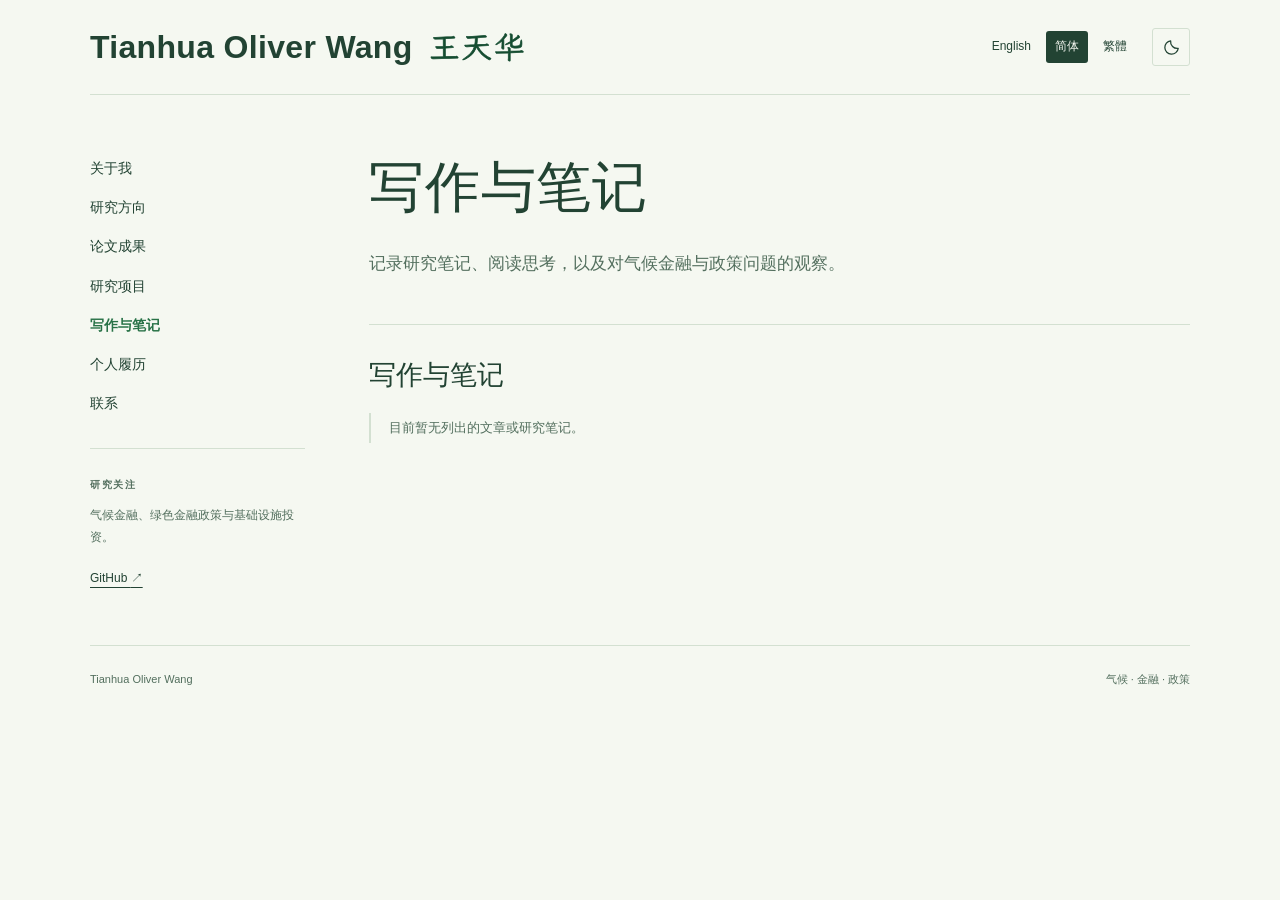
<file: zh-cn/writing.html>
<!doctype html>
<html lang="zh-CN" data-page="writing.html" data-base="../">
<head>
<meta charset="utf-8">
<meta name="viewport" content="width=device-width, initial-scale=1">
<title>Tianhua Oliver Wang | 写作与笔记</title>
<meta name="description" content="关注气候金融、绿色金融政策、项目级绿色基础设施融资与风险定价。">
<link rel="canonical" href="https://tianhua-oliver-wang.github.io/zh-cn/writing.html">
<link rel="alternate" hreflang="en-US" href="https://tianhua-oliver-wang.github.io/writing.html"><link rel="alternate" hreflang="zh-CN" href="https://tianhua-oliver-wang.github.io/zh-cn/writing.html"><link rel="alternate" hreflang="zh-HK" href="https://tianhua-oliver-wang.github.io/zh-hk/writing.html"><link rel="alternate" hreflang="x-default" href="https://tianhua-oliver-wang.github.io/writing.html">
<script src="../assets/language.js"></script>
<script src="../assets/theme.js"></script>
<link rel="stylesheet" href="../assets/style.css">
<script defer src="../assets/name-alignment.js"></script>
</head>
<body>
<a class="skip" href="#main">跳转到正文</a>
<div class="shell">
<header class="topbar"><a class="brand" href="index.html"><span class="english-name">Tianhua Oliver Wang</span><span class="chinese-name" lang="zh-CN">王天华</span></a><div class="header-tools"><nav class="languages" aria-label="选择语言"><a href="../writing.html?lang=en-US" lang="en-US" hreflang="en-US">English</a><a href="writing.html?lang=zh-CN" lang="zh-CN" hreflang="zh-CN" aria-current="true">简体</a><a href="../zh-hk/writing.html?lang=zh-HK" lang="zh-HK" hreflang="zh-HK">繁體</a></nav><button class="theme-toggle" type="button" hidden data-theme-toggle data-dark-label="切换至深色模式" data-light-label="切换至浅色模式" aria-label="切换至深色模式" aria-pressed="false"><svg class="icon-moon" viewBox="0 0 24 24" aria-hidden="true" focusable="false"><path d="M20.5 13.1A8.5 8.5 0 0 1 10.9 3.5 8.5 8.5 0 1 0 20.5 13.1Z"/></svg><svg class="icon-sun" viewBox="0 0 24 24" aria-hidden="true" focusable="false"><circle cx="12" cy="12" r="4"/><path d="M12 2v2m0 16v2M2 12h2m16 0h2M4.93 4.93l1.42 1.42m11.3 11.3 1.42 1.42m0-14.14-1.42 1.42m-11.3 11.3-1.42 1.42"/></svg></button></div></header>
<div class="page-grid">
<aside class="sidebar"><nav aria-label="主导航"><a href="index.html#about">关于我</a><a href="research.html">研究方向</a><a href="index.html#publications">论文成果</a><a href="index.html#projects">研究项目</a><a href="writing.html" aria-current="page">写作与笔记</a><a href="cv.html">个人履历</a><a href="index.html#contact">联系</a></nav><div class="profile"><span class="eyebrow">研究关注</span><p>气候金融、绿色金融政策与基础设施投资。</p><a href="https://github.com/Tianhua-Oliver-Wang">GitHub <span aria-hidden="true">↗</span></a></div></aside>
<main id="main"><div class="subhero"><h1>写作与笔记</h1><p class="lede">记录研究笔记、阅读思考，以及对气候金融与政策问题的观察。</p></div><section id="notes" aria-labelledby="notes-title"><h2 id="notes-title">写作与笔记</h2><div class="empty"><p class="note">目前暂无列出的文章或研究笔记。</p></div></section></main>
</div>
<footer><span>Tianhua Oliver Wang</span><span>气候 · 金融 · 政策</span></footer>
</div>
</body>
</html>
</file>
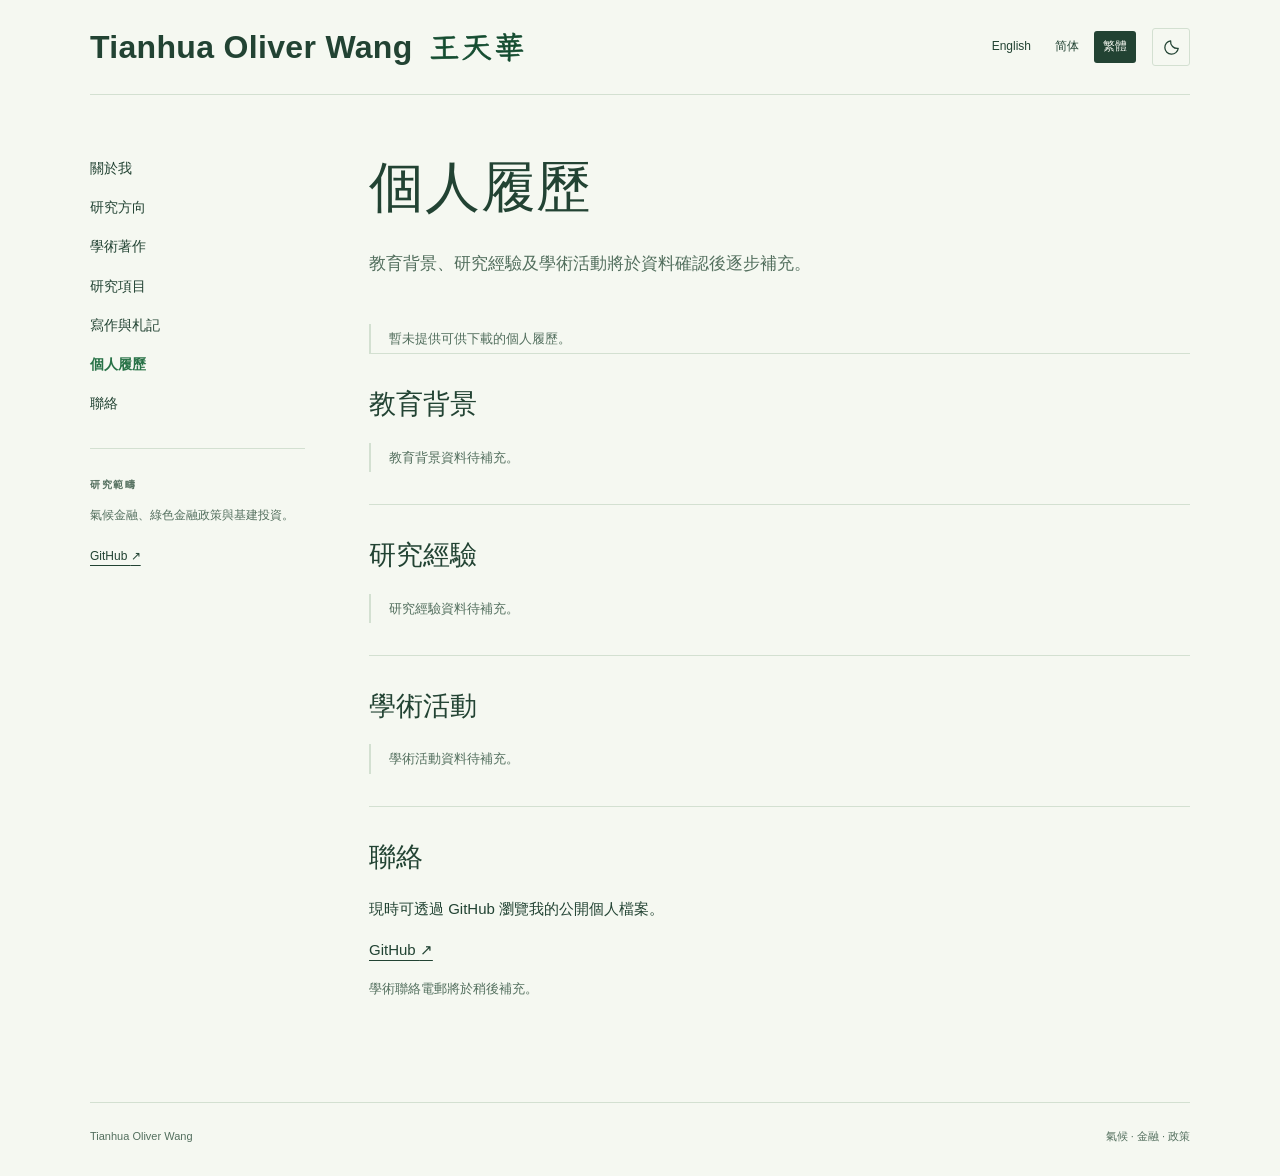
<file: zh-hk/cv.html>
<!doctype html>
<html lang="zh-HK" data-page="cv.html" data-base="../">
<head>
<meta charset="utf-8">
<meta name="viewport" content="width=device-width, initial-scale=1">
<title>Tianhua Oliver Wang | 個人履歷</title>
<meta name="description" content="關注氣候金融、綠色金融政策、項目層面的綠色基建融資與風險定價。">
<link rel="canonical" href="https://tianhua-oliver-wang.github.io/zh-hk/cv.html">
<link rel="alternate" hreflang="en-US" href="https://tianhua-oliver-wang.github.io/cv.html"><link rel="alternate" hreflang="zh-CN" href="https://tianhua-oliver-wang.github.io/zh-cn/cv.html"><link rel="alternate" hreflang="zh-HK" href="https://tianhua-oliver-wang.github.io/zh-hk/cv.html"><link rel="alternate" hreflang="x-default" href="https://tianhua-oliver-wang.github.io/cv.html">
<script src="../assets/language.js"></script>
<script src="../assets/theme.js"></script>
<link rel="stylesheet" href="../assets/style.css">
<script defer src="../assets/name-alignment.js"></script>
</head>
<body>
<a class="skip" href="#main">跳至正文</a>
<div class="shell">
<header class="topbar"><a class="brand" href="index.html"><span class="english-name">Tianhua Oliver Wang</span><span class="chinese-name" lang="zh-HK">王天華</span></a><div class="header-tools"><nav class="languages" aria-label="選擇語言"><a href="../cv.html?lang=en-US" lang="en-US" hreflang="en-US">English</a><a href="../zh-cn/cv.html?lang=zh-CN" lang="zh-CN" hreflang="zh-CN">简体</a><a href="cv.html?lang=zh-HK" lang="zh-HK" hreflang="zh-HK" aria-current="true">繁體</a></nav><button class="theme-toggle" type="button" hidden data-theme-toggle data-dark-label="切換至深色模式" data-light-label="切換至淺色模式" aria-label="切換至深色模式" aria-pressed="false"><svg class="icon-moon" viewBox="0 0 24 24" aria-hidden="true" focusable="false"><path d="M20.5 13.1A8.5 8.5 0 0 1 10.9 3.5 8.5 8.5 0 1 0 20.5 13.1Z"/></svg><svg class="icon-sun" viewBox="0 0 24 24" aria-hidden="true" focusable="false"><circle cx="12" cy="12" r="4"/><path d="M12 2v2m0 16v2M2 12h2m16 0h2M4.93 4.93l1.42 1.42m11.3 11.3 1.42 1.42m0-14.14-1.42 1.42m-11.3 11.3-1.42 1.42"/></svg></button></div></header>
<div class="page-grid">
<aside class="sidebar"><nav aria-label="主導覽"><a href="index.html#about">關於我</a><a href="research.html">研究方向</a><a href="index.html#publications">學術著作</a><a href="index.html#projects">研究項目</a><a href="writing.html">寫作與札記</a><a href="cv.html" aria-current="page">個人履歷</a><a href="index.html#contact">聯絡</a></nav><div class="profile"><span class="eyebrow">研究範疇</span><p>氣候金融、綠色金融政策與基建投資。</p><a href="https://github.com/Tianhua-Oliver-Wang">GitHub <span aria-hidden="true">↗</span></a></div></aside>
<main id="main"><div class="subhero"><h1>個人履歷</h1><p class="lede">教育背景、研究經驗及學術活動將於資料確認後逐步補充。</p></div><div class="empty"><p class="note">暫未提供可供下載的個人履歷。</p></div><section id="cv-0" aria-labelledby="cv-0-title"><h2 id="cv-0-title">教育背景</h2><div class="empty"><p class="note">教育背景資料待補充。</p></div></section><section id="cv-1" aria-labelledby="cv-1-title"><h2 id="cv-1-title">研究經驗</h2><div class="empty"><p class="note">研究經驗資料待補充。</p></div></section><section id="cv-2" aria-labelledby="cv-2-title"><h2 id="cv-2-title">學術活動</h2><div class="empty"><p class="note">學術活動資料待補充。</p></div></section><section id="contact" aria-labelledby="contact-title"><h2 id="contact-title">聯絡</h2><p>現時可透過 GitHub 瀏覽我的公開個人檔案。</p><p><a href="https://github.com/Tianhua-Oliver-Wang">GitHub <span aria-hidden="true">↗</span></a></p><p class="note">學術聯絡電郵將於稍後補充。</p></section></main>
</div>
<footer><span>Tianhua Oliver Wang</span><span>氣候 · 金融 · 政策</span></footer>
</div>
</body>
</html>
</file>
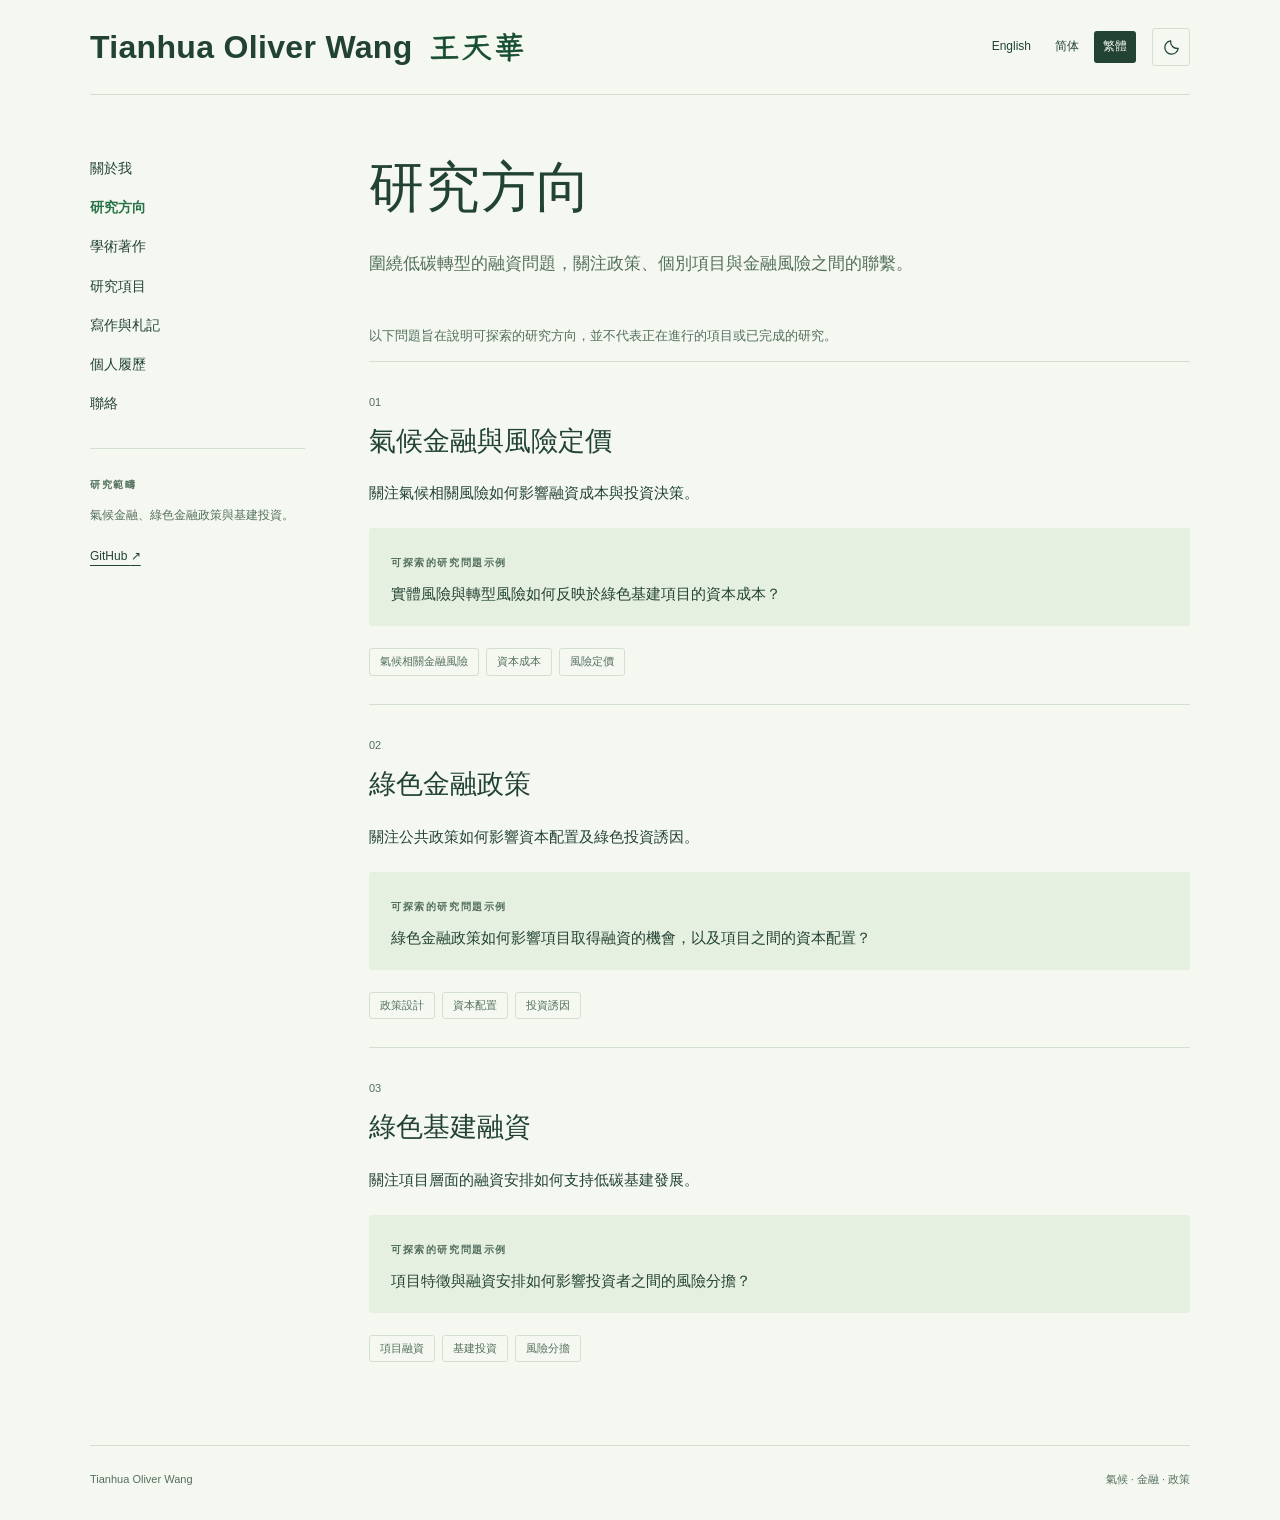
<file: zh-hk/research.html>
<!doctype html>
<html lang="zh-HK" data-page="research.html" data-base="../">
<head>
<meta charset="utf-8">
<meta name="viewport" content="width=device-width, initial-scale=1">
<title>Tianhua Oliver Wang | 研究方向</title>
<meta name="description" content="關注氣候金融、綠色金融政策、項目層面的綠色基建融資與風險定價。">
<link rel="canonical" href="https://tianhua-oliver-wang.github.io/zh-hk/research.html">
<link rel="alternate" hreflang="en-US" href="https://tianhua-oliver-wang.github.io/research.html"><link rel="alternate" hreflang="zh-CN" href="https://tianhua-oliver-wang.github.io/zh-cn/research.html"><link rel="alternate" hreflang="zh-HK" href="https://tianhua-oliver-wang.github.io/zh-hk/research.html"><link rel="alternate" hreflang="x-default" href="https://tianhua-oliver-wang.github.io/research.html">
<script src="../assets/language.js"></script>
<script src="../assets/theme.js"></script>
<link rel="stylesheet" href="../assets/style.css">
<script defer src="../assets/name-alignment.js"></script>
</head>
<body>
<a class="skip" href="#main">跳至正文</a>
<div class="shell">
<header class="topbar"><a class="brand" href="index.html"><span class="english-name">Tianhua Oliver Wang</span><span class="chinese-name" lang="zh-HK">王天華</span></a><div class="header-tools"><nav class="languages" aria-label="選擇語言"><a href="../research.html?lang=en-US" lang="en-US" hreflang="en-US">English</a><a href="../zh-cn/research.html?lang=zh-CN" lang="zh-CN" hreflang="zh-CN">简体</a><a href="research.html?lang=zh-HK" lang="zh-HK" hreflang="zh-HK" aria-current="true">繁體</a></nav><button class="theme-toggle" type="button" hidden data-theme-toggle data-dark-label="切換至深色模式" data-light-label="切換至淺色模式" aria-label="切換至深色模式" aria-pressed="false"><svg class="icon-moon" viewBox="0 0 24 24" aria-hidden="true" focusable="false"><path d="M20.5 13.1A8.5 8.5 0 0 1 10.9 3.5 8.5 8.5 0 1 0 20.5 13.1Z"/></svg><svg class="icon-sun" viewBox="0 0 24 24" aria-hidden="true" focusable="false"><circle cx="12" cy="12" r="4"/><path d="M12 2v2m0 16v2M2 12h2m16 0h2M4.93 4.93l1.42 1.42m11.3 11.3 1.42 1.42m0-14.14-1.42 1.42m-11.3 11.3-1.42 1.42"/></svg></button></div></header>
<div class="page-grid">
<aside class="sidebar"><nav aria-label="主導覽"><a href="index.html#about">關於我</a><a href="research.html" aria-current="page">研究方向</a><a href="index.html#publications">學術著作</a><a href="index.html#projects">研究項目</a><a href="writing.html">寫作與札記</a><a href="cv.html">個人履歷</a><a href="index.html#contact">聯絡</a></nav><div class="profile"><span class="eyebrow">研究範疇</span><p>氣候金融、綠色金融政策與基建投資。</p><a href="https://github.com/Tianhua-Oliver-Wang">GitHub <span aria-hidden="true">↗</span></a></div></aside>
<main id="main"><div class="subhero"><h1>研究方向</h1><p class="lede">圍繞低碳轉型的融資問題，關注政策、個別項目與金融風險之間的聯繫。</p></div><p class="note">以下問題旨在說明可探索的研究方向，並不代表正在進行的項目或已完成的研究。</p><section class="research-item" id="area-1" aria-labelledby="area-1-title"><span class="number">01</span><h2 id="area-1-title">氣候金融與風險定價</h2><p>關注氣候相關風險如何影響融資成本與投資決策。</p><div class="question"><span class="eyebrow">可探索的研究問題示例</span><p>實體風險與轉型風險如何反映於綠色基建項目的資本成本？</p></div><div class="tags" role="group" aria-label="相關議題"><span>氣候相關金融風險</span><span>資本成本</span><span>風險定價</span></div></section><section class="research-item" id="area-2" aria-labelledby="area-2-title"><span class="number">02</span><h2 id="area-2-title">綠色金融政策</h2><p>關注公共政策如何影響資本配置及綠色投資誘因。</p><div class="question"><span class="eyebrow">可探索的研究問題示例</span><p>綠色金融政策如何影響項目取得融資的機會，以及項目之間的資本配置？</p></div><div class="tags" role="group" aria-label="相關議題"><span>政策設計</span><span>資本配置</span><span>投資誘因</span></div></section><section class="research-item" id="area-3" aria-labelledby="area-3-title"><span class="number">03</span><h2 id="area-3-title">綠色基建融資</h2><p>關注項目層面的融資安排如何支持低碳基建發展。</p><div class="question"><span class="eyebrow">可探索的研究問題示例</span><p>項目特徵與融資安排如何影響投資者之間的風險分擔？</p></div><div class="tags" role="group" aria-label="相關議題"><span>項目融資</span><span>基建投資</span><span>風險分擔</span></div></section></main>
</div>
<footer><span>Tianhua Oliver Wang</span><span>氣候 · 金融 · 政策</span></footer>
</div>
</body>
</html>
</file>
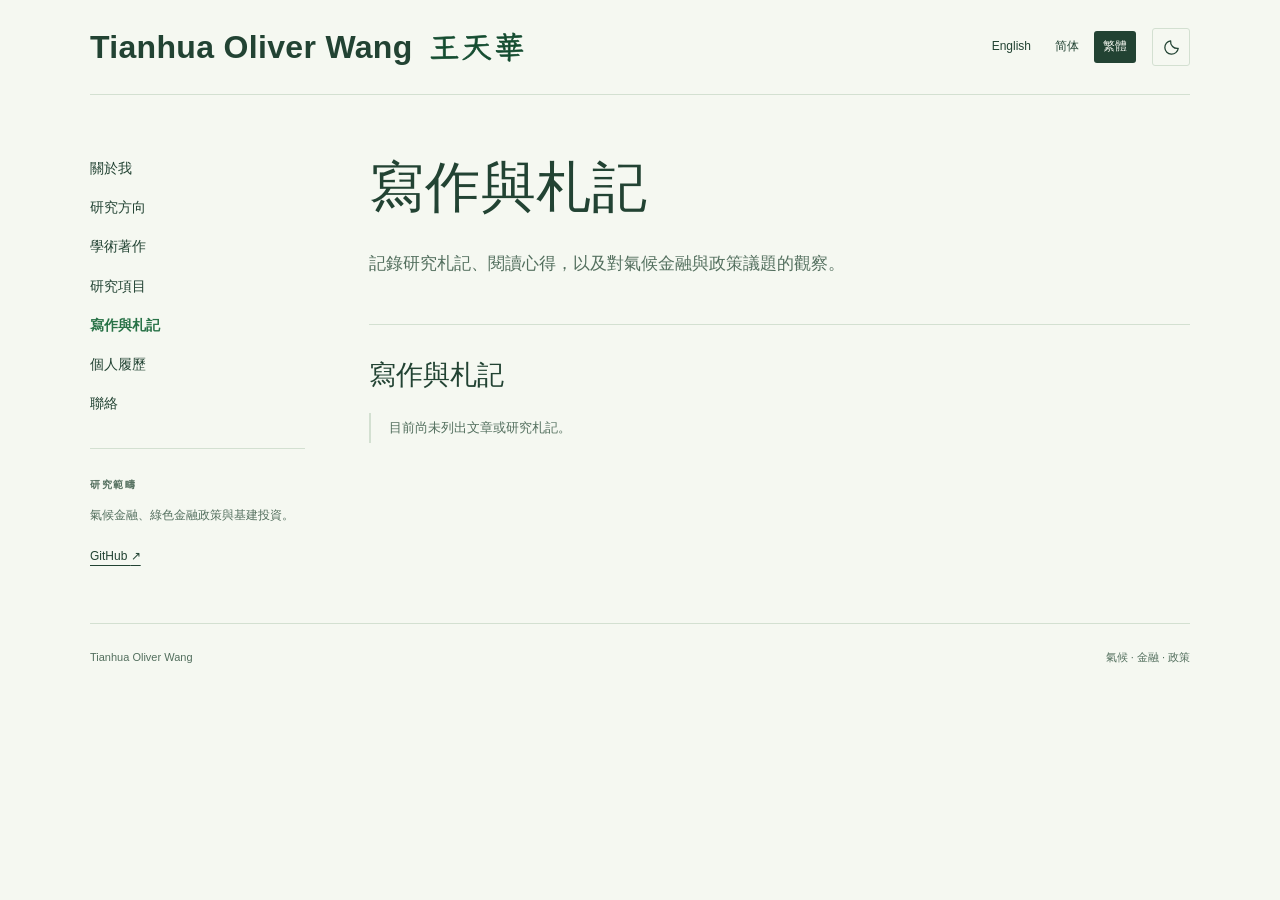
<file: zh-hk/writing.html>
<!doctype html>
<html lang="zh-HK" data-page="writing.html" data-base="../">
<head>
<meta charset="utf-8">
<meta name="viewport" content="width=device-width, initial-scale=1">
<title>Tianhua Oliver Wang | 寫作與札記</title>
<meta name="description" content="關注氣候金融、綠色金融政策、項目層面的綠色基建融資與風險定價。">
<link rel="canonical" href="https://tianhua-oliver-wang.github.io/zh-hk/writing.html">
<link rel="alternate" hreflang="en-US" href="https://tianhua-oliver-wang.github.io/writing.html"><link rel="alternate" hreflang="zh-CN" href="https://tianhua-oliver-wang.github.io/zh-cn/writing.html"><link rel="alternate" hreflang="zh-HK" href="https://tianhua-oliver-wang.github.io/zh-hk/writing.html"><link rel="alternate" hreflang="x-default" href="https://tianhua-oliver-wang.github.io/writing.html">
<script src="../assets/language.js"></script>
<script src="../assets/theme.js"></script>
<link rel="stylesheet" href="../assets/style.css">
<script defer src="../assets/name-alignment.js"></script>
</head>
<body>
<a class="skip" href="#main">跳至正文</a>
<div class="shell">
<header class="topbar"><a class="brand" href="index.html"><span class="english-name">Tianhua Oliver Wang</span><span class="chinese-name" lang="zh-HK">王天華</span></a><div class="header-tools"><nav class="languages" aria-label="選擇語言"><a href="../writing.html?lang=en-US" lang="en-US" hreflang="en-US">English</a><a href="../zh-cn/writing.html?lang=zh-CN" lang="zh-CN" hreflang="zh-CN">简体</a><a href="writing.html?lang=zh-HK" lang="zh-HK" hreflang="zh-HK" aria-current="true">繁體</a></nav><button class="theme-toggle" type="button" hidden data-theme-toggle data-dark-label="切換至深色模式" data-light-label="切換至淺色模式" aria-label="切換至深色模式" aria-pressed="false"><svg class="icon-moon" viewBox="0 0 24 24" aria-hidden="true" focusable="false"><path d="M20.5 13.1A8.5 8.5 0 0 1 10.9 3.5 8.5 8.5 0 1 0 20.5 13.1Z"/></svg><svg class="icon-sun" viewBox="0 0 24 24" aria-hidden="true" focusable="false"><circle cx="12" cy="12" r="4"/><path d="M12 2v2m0 16v2M2 12h2m16 0h2M4.93 4.93l1.42 1.42m11.3 11.3 1.42 1.42m0-14.14-1.42 1.42m-11.3 11.3-1.42 1.42"/></svg></button></div></header>
<div class="page-grid">
<aside class="sidebar"><nav aria-label="主導覽"><a href="index.html#about">關於我</a><a href="research.html">研究方向</a><a href="index.html#publications">學術著作</a><a href="index.html#projects">研究項目</a><a href="writing.html" aria-current="page">寫作與札記</a><a href="cv.html">個人履歷</a><a href="index.html#contact">聯絡</a></nav><div class="profile"><span class="eyebrow">研究範疇</span><p>氣候金融、綠色金融政策與基建投資。</p><a href="https://github.com/Tianhua-Oliver-Wang">GitHub <span aria-hidden="true">↗</span></a></div></aside>
<main id="main"><div class="subhero"><h1>寫作與札記</h1><p class="lede">記錄研究札記、閱讀心得，以及對氣候金融與政策議題的觀察。</p></div><section id="notes" aria-labelledby="notes-title"><h2 id="notes-title">寫作與札記</h2><div class="empty"><p class="note">目前尚未列出文章或研究札記。</p></div></section></main>
</div>
<footer><span>Tianhua Oliver Wang</span><span>氣候 · 金融 · 政策</span></footer>
</div>
</body>
</html>
</file>
<file: assets/style.css>
@font-face { font-family:"LXGW WenKai TC Name"; src:url("fonts/LXGWWenKaiTC-name.ttf") format("truetype"); font-style:normal; font-weight:400; font-display:swap; }
:root { color-scheme: light; --paper:#f5f8f1; --ink:#224333; --muted:#536f5e; --line:#d3e0d1; --wash:#e6f0e1; --accent:#287247; --name-ink:#144c30; }
html[data-theme="dark"] { color-scheme:dark; --paper:#213229; --ink:#e8f0e5; --muted:#bbccbc; --line:#49604f; --wash:#2e4435; --accent:#a8d9ae; --name-ink:#d5ebd6; }
@media(prefers-color-scheme:dark) {
 html:not([data-theme="light"]) { color-scheme:dark; --paper:#213229; --ink:#e8f0e5; --muted:#bbccbc; --line:#49604f; --wash:#2e4435; --accent:#a8d9ae; --name-ink:#d5ebd6; }
}
* { box-sizing:border-box; }
html { scroll-behavior:smooth; scroll-padding-top:25px; }
body { margin:0; background:var(--paper); color:var(--ink); font:15px/1.8 -apple-system,BlinkMacSystemFont,"Segoe UI",Arial,sans-serif; }
html[lang="zh-CN"] body { font-family:-apple-system,BlinkMacSystemFont,"PingFang SC","Microsoft YaHei",sans-serif; }
html[lang="zh-HK"] body { font-family:-apple-system,BlinkMacSystemFont,"PingFang HK","PingFang TC","Microsoft JhengHei",sans-serif; }
a { color:inherit; text-underline-offset:5px; text-decoration-thickness:1px; }
a:hover { color:var(--accent); }
a:focus-visible, button:focus-visible, summary:focus-visible { outline:2px solid var(--accent); outline-offset:5px; }
.skip { position:absolute; top:-100px; left:20px; background:var(--paper); padding:8px 16px; z-index:10; }
.skip:focus { top:12px; }
.shell { max-width:1180px; padding:0 40px; margin:auto; }
.topbar { display:flex; flex-wrap:wrap; align-items:center; justify-content:space-between; gap:24px; padding:27px 0; border-bottom:1px solid var(--line); }
.brand { display:flex; flex-wrap:nowrap; min-width:0; max-width:100%; align-items:baseline; gap:6px 16px; font-family:-apple-system,BlinkMacSystemFont,"Segoe UI",Arial,sans-serif; font-size:clamp(24px,3vw,32px); line-height:1.25; font-weight:650; text-decoration:none; letter-spacing:.01em; overflow-wrap:normal; }
.chinese-name { display:inline-block; font-family:"LXGW WenKai TC Name", "Kaiti SC", "KaiTi", cursive; font-size:1em; font-weight:400; font-synthesis:none; line-height:1; letter-spacing:.06em; white-space:nowrap; color:var(--name-ink); -webkit-text-stroke:.022em currentColor; transform:translateY(calc(var(--name-alignment, 0px) - .06em - 1px)); }
.english-name { white-space:nowrap; }
.header-tools { margin-left:auto; display:flex; align-items:center; gap:16px; flex-wrap:wrap; }
.theme-toggle { display:inline-flex; align-items:center; justify-content:center; flex:none; width:38px; height:38px; padding:0; color:var(--ink); background:transparent; border:1px solid var(--line); border-radius:3px; cursor:pointer; }
.theme-toggle[hidden] { display:none; }
.theme-toggle svg { width:19px; height:19px; fill:none; stroke:currentColor; stroke-width:1.6; stroke-linecap:round; stroke-linejoin:round; }
.theme-toggle .icon-sun { display:none; }
html[data-theme="dark"] .theme-toggle .icon-moon { display:none; }
html[data-theme="dark"] .theme-toggle .icon-sun { display:block; }
.theme-toggle:hover { background:var(--wash); }
.languages { display:flex; flex-wrap:wrap; gap:6px; font-size:12px; }
.languages a { text-decoration:none; padding:5px 9px; border-radius:3px; }
.languages a[aria-current] { background:var(--ink); color:var(--paper); }
.page-grid { display:grid; grid-template-columns:215px minmax(0,1fr); gap:64px; padding-top:36px; }
.sidebar { align-self:start; position:sticky; top:24px; }
.eyebrow { font-size:10px; letter-spacing:.16em; font-weight:650; text-transform:uppercase; color:var(--muted); }
.sidebar nav { display:grid; gap:2px; margin-top:19px; }
.sidebar nav a { padding:6px 0; font-size:14px; text-decoration:none; }
.sidebar nav a[aria-current] { font-weight:700; color:var(--accent); }
.profile { border-top:1px solid var(--line); padding-top:20px; margin-top:26px; }
.profile p { font-size:12px; color:var(--muted); margin:9px 0 14px; }
.profile a { font-size:12px; }
main { min-width:0; overflow-wrap:anywhere; }
.topic-row > div { min-width:0; }
.hero { padding:25px 0 49px; }
h1,h2,h3 { font-family:Georgia,"Times New Roman",serif; font-weight:400; }
html[lang^="zh"] h1,html[lang^="zh"] h2,html[lang^="zh"] h3 { font-family:"Songti SC","Songti TC","Noto Serif CJK SC",serif; }
h1 { font-size:clamp(40px,5.5vw,65px); line-height:1.13; letter-spacing:-.045em; margin:20px 0 24px; }
html[lang^="zh"] h1 { font-size:clamp(36px,5vw,55px); line-height:1.35; letter-spacing:.015em; }
h2 { font-size:27px; line-height:1.35; margin:0 0 20px; }
h3 { font-size:22px; line-height:1.4; margin:0 0 10px; }
p { margin:0 0 14px; }
.lede { font-size:17px; color:var(--muted); max-width:620px; }
.actions { display:flex; flex-wrap:wrap; align-items:center; gap:15px 25px; margin-top:26px; font-size:12px; }
.button { display:inline-block; background:var(--ink); color:var(--paper); padding:10px 17px; text-decoration:none; border:1px solid var(--ink); border-radius:3px; }
.button:hover { background:var(--accent); color:var(--paper); }
section { padding:32px 0; border-top:1px solid var(--line); }
.section-heading { display:flex; justify-content:space-between; align-items:baseline; gap:18px; }
.section-heading a { flex-shrink:0; font-size:12px; }
.note { color:var(--muted); font-size:13px; }
.empty { border-left:2px solid var(--line); padding:3px 0 3px 18px; }
.empty p { margin:0; }
.empty p + p { margin-top:5px; }
.topic-row { display:grid; grid-template-columns:30px 1fr 18px; gap:15px; padding:19px 0; text-decoration:none; border-bottom:1px solid var(--line); }
.topic-row:last-child { border-bottom:0; padding-bottom:0; }
.topic-row h3 { font-size:20px; }
.topic-row p { color:var(--muted); margin:0; font-size:13px; }
.number { font-size:11px; color:var(--muted); padding-top:3px; }
.subhero { padding-bottom:30px; }
.subhero h1 { font-size:clamp(36px,5vw,51px); }
.research-item { padding:28px 0; }
.research-item .number { display:block; margin-bottom:10px; }
.question { background:var(--wash); padding:19px 22px; margin:22px 0; border-radius:3px; }
.question p { margin:6px 0 0; }
.tags { display:flex; gap:7px; flex-wrap:wrap; margin-top:12px; }
.tags span { padding:3px 10px; border:1px solid var(--line); border-radius:3px; font-size:11px; color:var(--muted); }
.entry { padding:18px 0; border-bottom:1px solid var(--line); }
.entry:last-child { border-bottom:0; }
.entry h3 { font-size:21px; }
.entry .meta { color:var(--muted); font-size:12px; }
footer { display:flex; justify-content:space-between; gap:20px; border-top:1px solid var(--line); padding:24px 0 30px; margin-top:55px; font-size:11px; color:var(--muted); }
@media(min-width:1500px) { .page-grid { gap:80px; } }
@media(max-width:800px) {
 .shell { padding:0 24px; }
 .header-tools { margin-left:0; }
 .page-grid { grid-template-columns:1fr; gap:24px; padding-top:20px; }
 .sidebar { position:static; }
 .sidebar nav { display:flex; flex-wrap:wrap; gap:4px 20px; margin-top:10px; }
 .sidebar nav a { font-size:13px; }
 .profile { display:none; }
 .hero { padding:20px 0 35px; }
 .topbar { flex-wrap:wrap; gap:13px; padding:21px 0; }
 .section-heading { align-items:flex-start; }
 footer { flex-direction:column; gap:5px; }
}
@media(prefers-reduced-motion:reduce) { html { scroll-behavior:auto; } }
@media print { .sidebar,.header-tools,.actions,.skip { display:none; } .page-grid { display:block; } body { background:#ffffff; } .shell { padding:0; } section { break-inside:avoid; } }

@media print { html,html[data-theme] { color-scheme:light; --paper:#ffffff; --ink:#224333; --muted:#536f5e; --line:#d3e0d1; --wash:#e6f0e1; --accent:#287247; --name-ink:#144c30; } }

@media(max-width:480px) {
 .shell { padding:0 20px; }
 .brand { gap:10px; font-size:clamp(17px,4.6vw,22px); }
 .header-tools { gap:12px; }
 .languages { gap:3px; }
 .languages a { padding:7px 9px; }
 .sidebar nav { gap:4px 16px; }
 .sidebar nav a { padding:8px 0; }
 .theme-toggle { width:40px; height:40px; }
}
</file>
